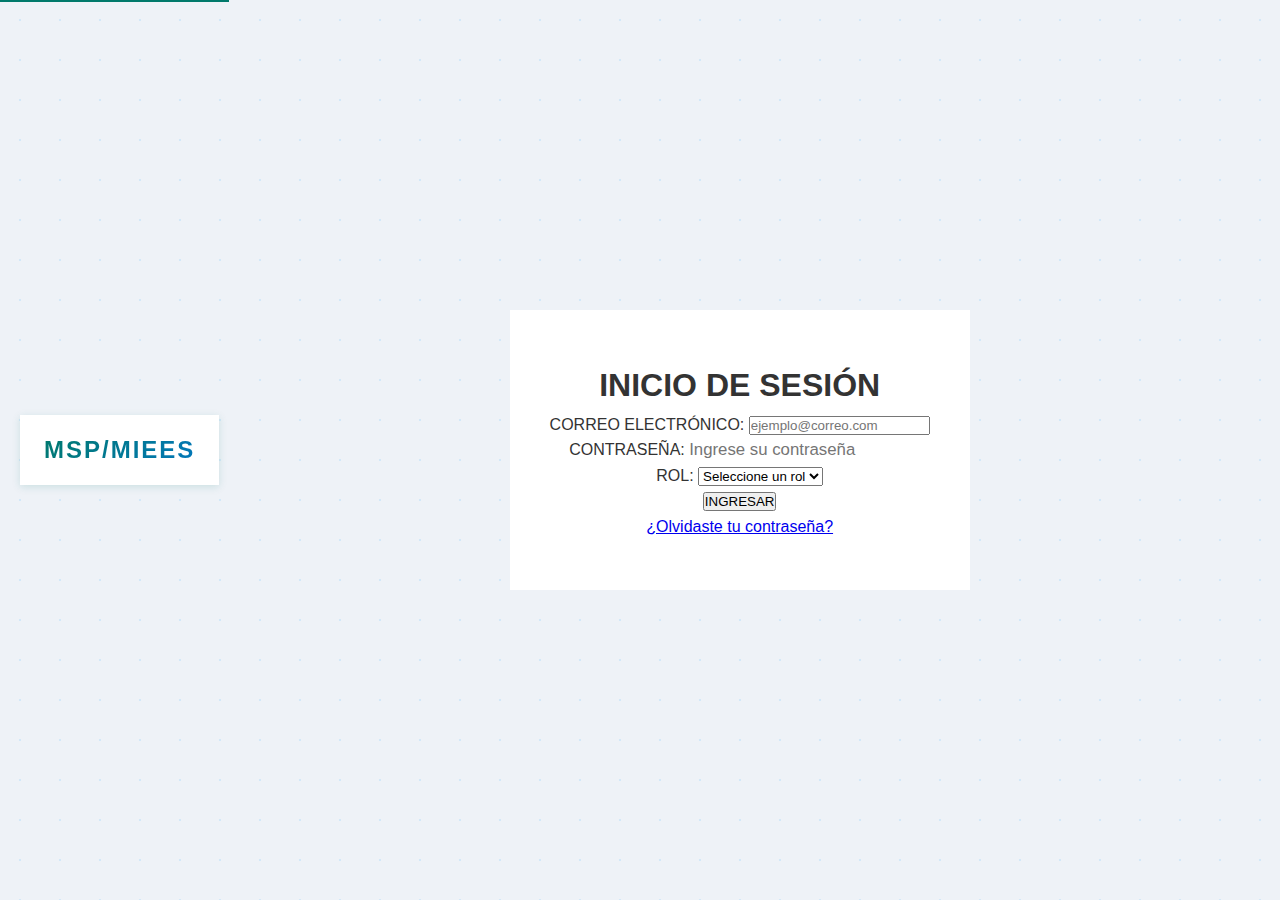
<file: PROYECTO_FINAL/src/index.html>
<!DOCTYPE html>
<html lang="es">
<head>
    <meta charset="UTF-8">
    <meta name="viewport" content="width=device-width, initial-scale=1.0">
    <title>MSP/MIEES - Inicio de Sesión</title>

    <link rel="stylesheet" href="css/base.css">
    <link rel="stylesheet" href="css/layout.css">
    <link rel="stylesheet" href="css/login.css">
</head>
<body>
    <a href="#main-content" class="skip-link">Saltar al contenido principal</a>

    <header class="header" role="banner">
        <div class="header__container">
            <div class="header__top">
                <a href="#" class="logo" aria-label="Página principal de MSP/MIEES">
                    <span class="logo__text">MSP/MIEES</span>
                </a>
            </div>
        </div>
    </header>

    <main id="main-content" class="main" role="main">
        <article class="login-card">
            <header class="login-card__header">
                <h1 class="login-card__title">INICIO DE SESIÓN</h1>
            </header>
            <form class="form" action="views/dashboard_medico.html" method="get" aria-label="Formulario de inicio de sesión">
                <div class="form__group">
                    <label for="email" class="form__label">
                        CORREO ELECTRÓNICO:
                    </label>
                    <input
                        type="email"
                        id="email"
                        name="email"
                        class="form__input"
                        required
                        aria-required="true"
                        autocomplete="email"
                        placeholder="ejemplo@correo.com"
                    >
                </div>
                <div class="form__group">
                    <label for="password" class="form__label">
                        CONTRASEÑA:
                    </label>
                    <input
                        type="password"
                        id="password"
                        name="password"
                        class="form__input"
                        required
                        aria-required="true"
                        autocomplete="current-password"
                        placeholder="Ingrese su contraseña"
                    >
                </div>
                <div class="form__group">
                    <label for="role" class="form__label">
                        ROL:
                    </label>
                    <select
                        id="role"
                        name="role"
                        class="form__select"
                        required
                        aria-required="true"
                    >
                        <option value="">Seleccione un rol</option>
                        <option value="admin">Administrador</option>
                        <option value="medico">Médico</option>
                        <option value="mies">Personal MIES</option>
                    </select>
                </div>
                <button type="submit" class="form__submit">
                    INGRESAR
                </button>
                <footer class="form__footer">
                    <a href="#" class="form__link">¿Olvidaste tu contraseña?</a>
                </footer>
            </form>
        </article>
    </main>
</body>
</html>
</file>
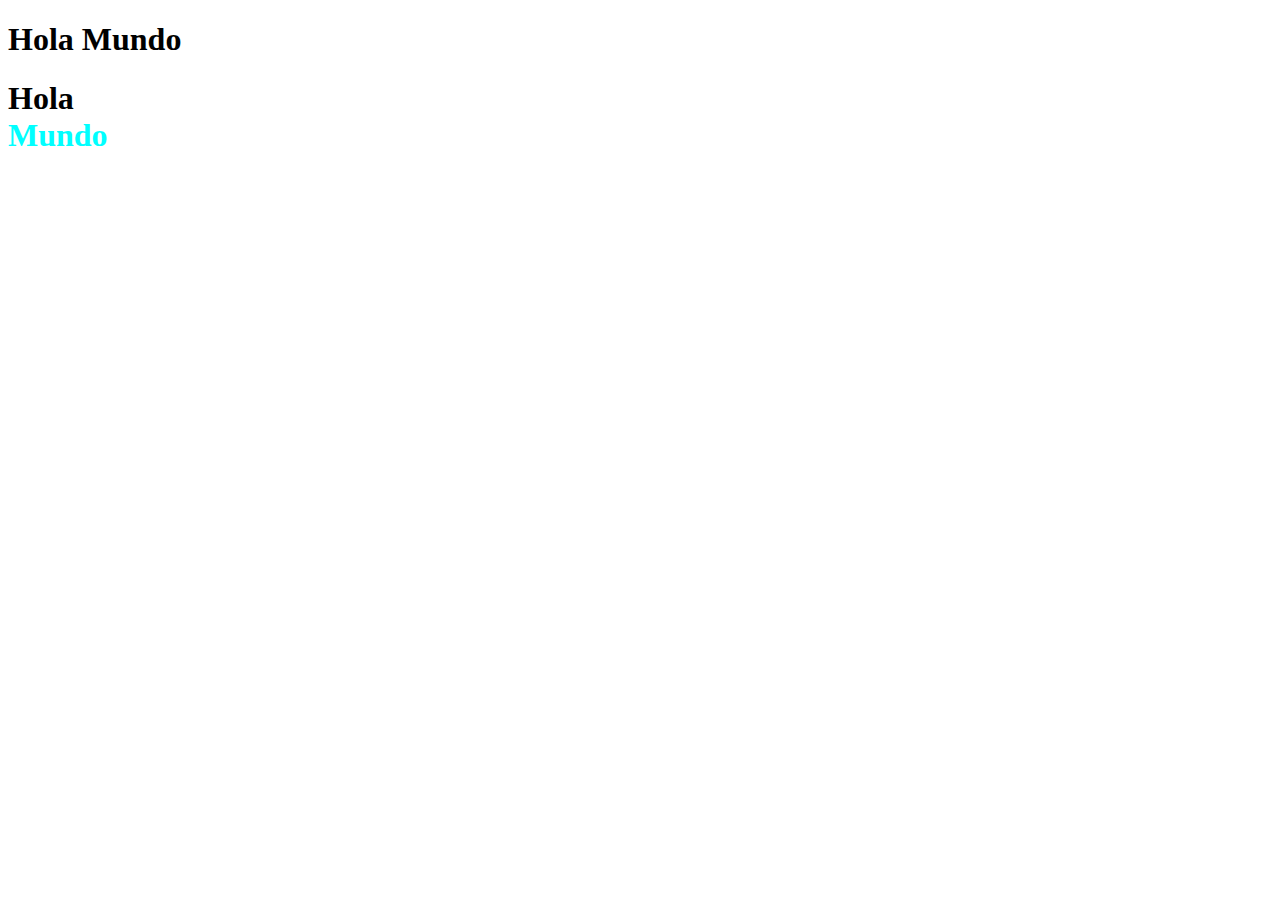
<file: PROYECTO_FINAL/deploy/prueba.html>
<!DOCTYPE html>
<html lang="en">
<head>
    <meta charset="UTF-8">
    <meta name="viewport" content="width=device-width, initial-scale=1.0">
    <title>Document</title>
</head>
<body>
    
    <div>
        <h1>Hola Mundo</h1>
        <h1> <span style="display: block;">Hola</span> <span style="color: aqua;">Mundo</span>    </h1>
    </div>
    

</body>
</html>
</file>
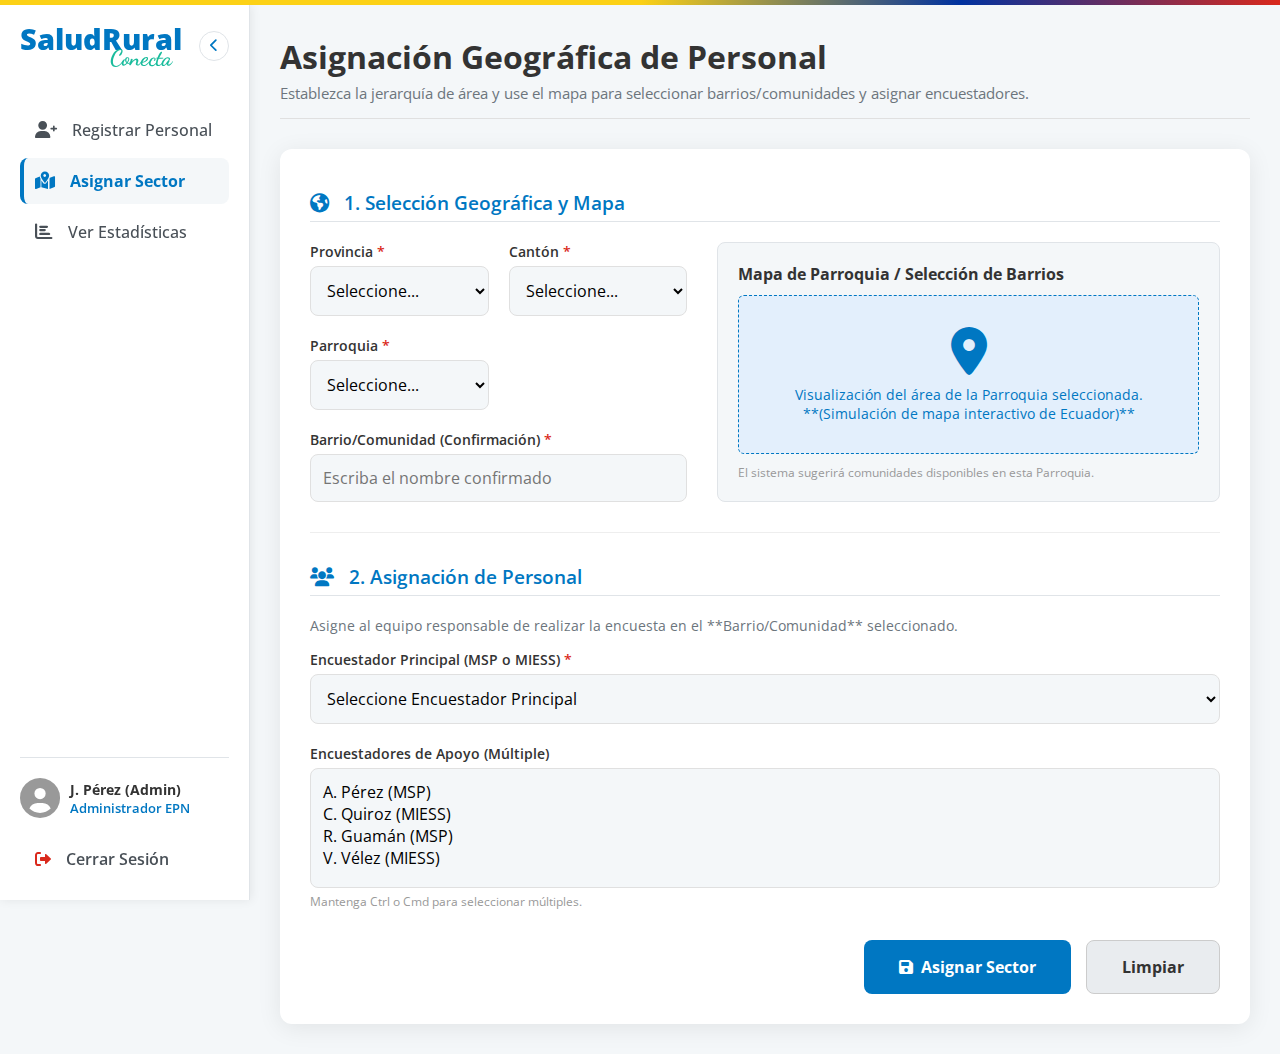
<file: PROYECTO_FINAL/src/html/asignacion_sector.html>
<!DOCTYPE html>
<html lang="es">
<head>
    <meta charset="UTF-8">
    <meta name="viewport" content="width=device-width, initial-scale=1.0">
    <title>Administración - Asignación de Sector</title>
    <link rel="stylesheet" href="../css/asignacion_sector.css"> 
    <link rel="stylesheet" href="https://cdnjs.cloudflare.com/ajax/libs/font-awesome/6.0.0-beta3/css/all.min.css">
    <link href="https://fonts.googleapis.com/css2?family=Open+Sans:wght@300;400;600;700;800&display=swap" rel="stylesheet">
    <link href="https://fonts.googleapis.com/css2?family=Dancing+Script:wght@700&display=swap" rel="stylesheet">
</head>
<body>
    <div class="color-band-top"></div>
    
    <div id="app-container" class="app-container">
        
        <aside id="sidebar" class="sidebar">
            <div class="sidebar-header">
                <div class="logo-wrapper-sidebar">
                    <h2 class="logo-text-sidebar">SaludRural</h2>
                    <span class="logo-firma-sidebar">Conecta</span>
                </div>
                <button id="toggle-sidebar" class="toggle-button" aria-label="Colapsar menú">
                    <i class="fas fa-chevron-left"></i>
                </button>
            </div>
            
            <nav class="nav-menu">
                <a href="#" class="nav-item"><i class="fas fa-user-plus"></i> <span class="nav-text">Registrar Personal</span></a>
                <a href="#" class="nav-item active"><i class="fas fa-map-marked-alt"></i> <span class="nav-text">Asignar Sector</span></a>
                <a href="#" class="nav-item"><i class="fas fa-chart-bar"></i> <span class="nav-text">Ver Estadísticas</span></a>
            </nav>
            
            <div class="user-profile-wrapper">
                <div class="user-profile">
                    <div class="profile-info">
                        <i class="fas fa-user-circle profile-picture-icon"></i> 
                        <div class="profile-details">
                            <span class="profile-name">J. Pérez (Admin)</span>
                            <span class="profile-role">Administrador EPN</span>
                        </div>
                    </div>
                </div>
                <a href="#" class="logout-button"><i class="fas fa-sign-out-alt"></i> <span class="nav-text">Cerrar Sesión</span></a>
            </div>
        </aside>

        <main class="main-content">
            <header class="page-header">
                <h1>Asignación Geográfica de Personal</h1>
                <p>Establezca la jerarquía de área y use el mapa para seleccionar barrios/comunidades y asignar encuestadores.</p>
            </header>
            
            <div class="card assignment-card">
                <form class="assignment-form">
                    
                    <h2 class="form-section-title"><i class="fas fa-globe-americas"></i> 1. Selección Geográfica y Mapa</h2>
                    
                    <div class="map-assignment-grid">
                        
                        <div class="geo-select-column">
                            <div class="input-group"><label for="provincia">Provincia <span class="required">*</span></label>
                                <select id="provincia" required>
                                    <option value="">Seleccione...</option>
                                    <option value="Pichincha">Pichincha</option>
                                    <option value="Guayas">Guayas</option>
                                </select>
                            </div>

                            <div class="input-group"><label for="canton">Cantón <span class="required">*</span></label>
                                <select id="canton" required>
                                    <option value="">Seleccione...</option>
                                    <option value="Quito">Quito</option>
                                    <option value="Guayaquil">Guayaquil</option>
                                </select>
                            </div>
                            
                            <div class="input-group"><label for="parroquia">Parroquia <span class="required">*</span></label>
                                <select id="parroquia" required>
                                    <option value="">Seleccione...</option>
                                    <option value="Calderon">Calderón</option>
                                    <option value="Pomasqui">Pomasqui</option>
                                </select>
                            </div>
                             
                            <div class="input-group">
                                <label for="barrio_manual">Barrio/Comunidad (Confirmación) <span class="required">*</span></label>
                                <input type="text" id="barrio_manual" placeholder="Escriba el nombre confirmado" required>
                            </div>
                        </div>

                        <div class="map-placeholder-column">
                            <h3 class="map-title">Mapa de Parroquia / Selección de Barrios</h3>
                            <div class="map-box">
                                <i class="fas fa-map-marker-alt"></i>
                                <p>Visualización del área de la Parroquia seleccionada.</p>
                                <p>**(Simulación de mapa interactivo de Ecuador)**</p>
                            </div>
                            <span class="map-hint">El sistema sugerirá comunidades disponibles en esta Parroquia.</span>
                        </div>
                    </div>
                    
                    <hr>

                    <h2 class="form-section-title"><i class="fas fa-users"></i> 2. Asignación de Personal</h2>
                    <p class="assignment-info">Asigne al equipo responsable de realizar la encuesta en el **Barrio/Comunidad** seleccionado.</p>
                    
                    <div class="form-grid">
                        <div class="input-group full-width">
                            <label for="encuestador_principal">Encuestador Principal (MSP o MIESS) <span class="required">*</span></label>
                            <select id="encuestador_principal" required>
                                <option value="">Seleccione Encuestador Principal</option>
                                <option value="MROJAS_MSP">M. Rojas (MSP)</option>
                                <option value="JLEMA_MIESS">J. Lema (MIESS)</option>
                            </select>
                        </div>
                        
                        <div class="input-group full-width">
                            <label for="encuestadores_secundarios">Encuestadores de Apoyo (Múltiple)</label>
                            <select id="encuestadores_secundarios" multiple size="4">
                                <option value="APEREZ_MSP">A. Pérez (MSP)</option>
                                <option value="CQUIROZ_MIESS">C. Quiroz (MIESS)</option>
                                <option value="RGUAMAN_MSP">R. Guamán (MSP)</option>
                                <option value="VVELEZ_MIESS">V. Vélez (MIESS)</option>
                            </select>
                            <span class="hint">Mantenga Ctrl o Cmd para seleccionar múltiples.</span>
                        </div>
                    </div>

                    <div class="action-buttons">
                        <button type="submit" class="button primary-button"><i class="fas fa-save"></i> Asignar Sector</button>
                        <button type="reset" class="button secondary-button">Limpiar</button>
                    </div>

                </form>
            </div>
        </main>
    </div>
    
    <script>
        document.addEventListener('DOMContentLoaded', () => {
            const appContainer = document.getElementById('app-container');
            const toggleButton = document.getElementById('toggle-sidebar');
            
            toggleButton.addEventListener('click', function() {
                appContainer.classList.toggle('sidebar-collapsed');
                const icon = this.querySelector('i');
                if (appContainer.classList.contains('sidebar-collapsed')) {
                    icon.classList.replace('fa-chevron-left', 'fa-chevron-right');
                } else {
                    icon.classList.replace('fa-chevron-right', 'fa-chevron-left');
                }
            });
        });
    </script>
</body>
</html>
</file>
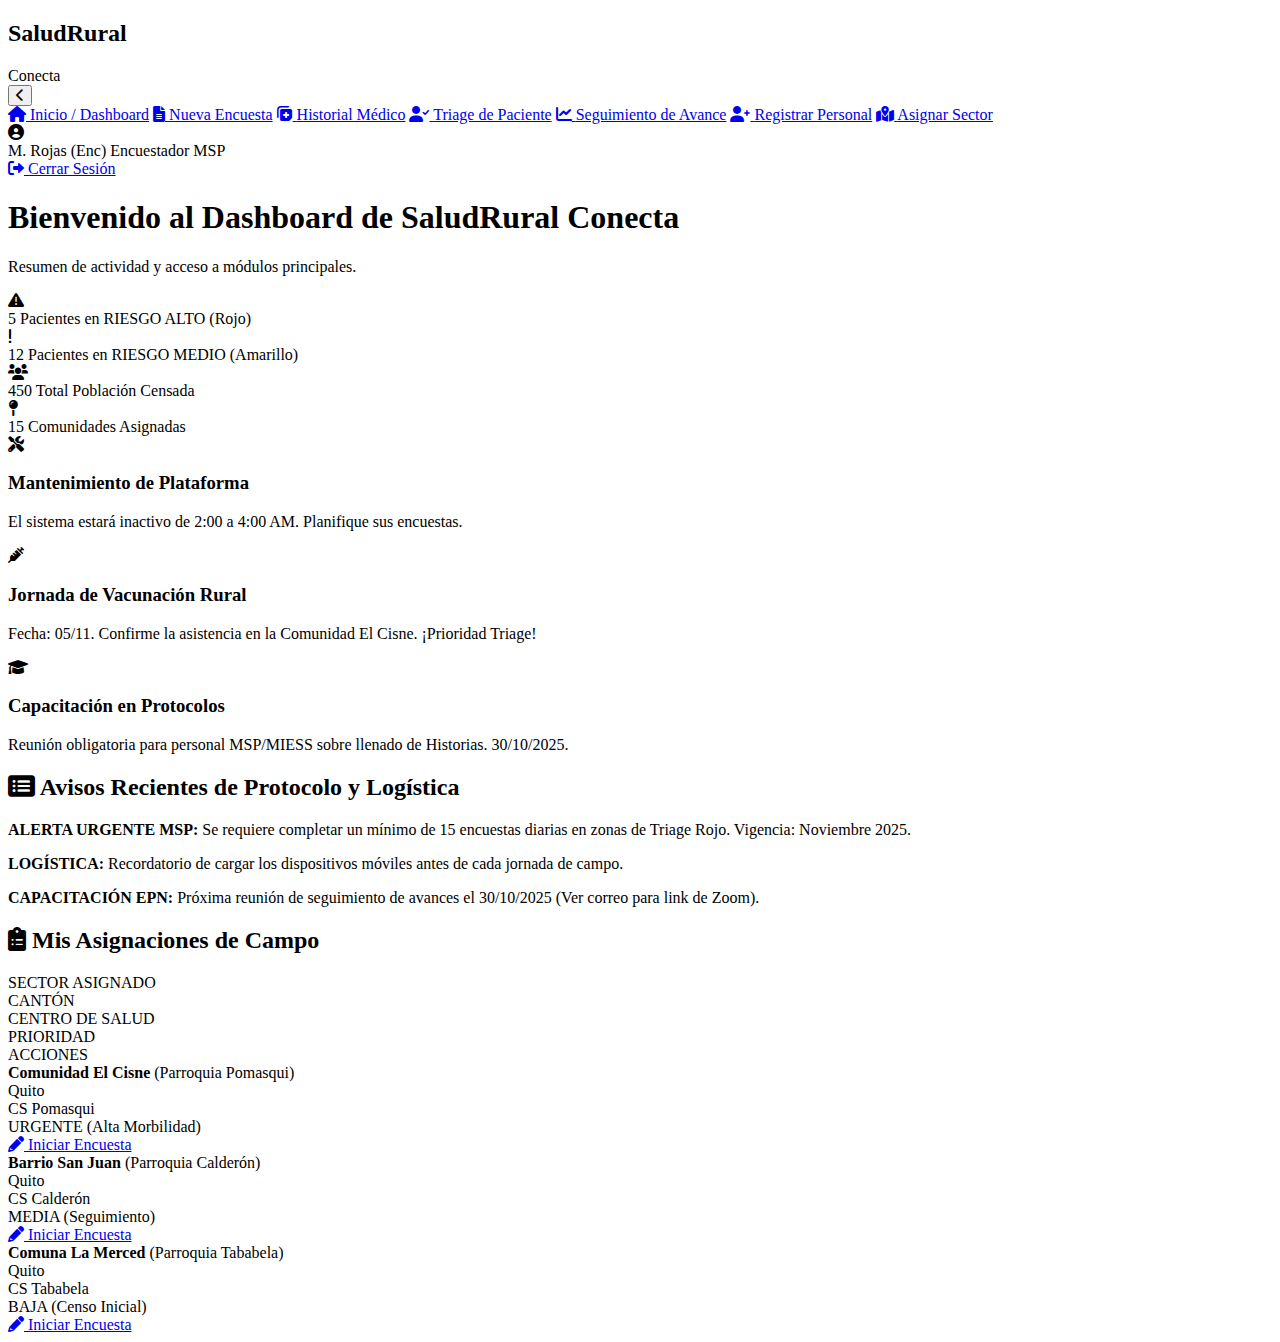
<file: PROYECTO_FINAL/src/html/dashboard.html>
<!DOCTYPE html>
<html lang="es">
<head>
    <meta charset="UTF-8">
    <meta name="viewport" content="width=device-width, initial-scale=1.0">
    <title>SaludRural Conecta - Dashboard</title>
    <link rel="stylesheet" href="../css/dashboard.css">
    <link rel="stylesheet" href="https://cdnjs.cloudflare.com/ajax/libs/font-awesome/6.0.0-beta3/css/all.min.css">
    <link href="https://fonts.googleapis.com/css2?family=Open+Sans:wght@300;400;600;700;800&display=swap" rel="stylesheet">
    <link href="https://fonts.googleapis.com/css2?family=Dancing+Script:wght@700&display=swap" rel="stylesheet">
</head>
<body>
    <div class="color-band-top"></div>
    
    <div id="app-container" class="app-container">
        
        <aside id="sidebar" class="sidebar">
            <div class="sidebar-header">
                <div class="logo-wrapper-sidebar">
                    <h2 class="logo-text-sidebar">SaludRural</h2>
                    <span class="logo-firma-sidebar">Conecta</span>
                </div>
                <button id="toggle-sidebar" class="toggle-button" aria-label="Colapsar menú">
                    <i class="fas fa-chevron-left"></i>
                </button>
            </div>
            
            <nav class="nav-menu">
                <a href="#" class="nav-item active"><i class="fas fa-home"></i> <span class="nav-text">Inicio / Dashboard</span></a>
                <a href="#" class="nav-item"><i class="fas fa-file-alt"></i> <span class="nav-text">Nueva Encuesta</span></a>
                <a href="#" class="nav-item"><i class="fas fa-notes-medical"></i> <span class="nav-text">Historial Médico</span></a>
                <a href="#" class="nav-item"><i class="fas fa-user-check"></i> <span class="nav-text">Triage de Paciente</span></a>
                <a href="#" class="nav-item"><i class="fas fa-chart-line"></i> <span class="nav-text">Seguimiento de Avance</span></a>
                <a href="#" class="nav-item"><i class="fas fa-user-plus"></i> <span class="nav-text">Registrar Personal</span></a>
                <a href="#" class="nav-item"><i class="fas fa-map-marked-alt"></i> <span class="nav-text">Asignar Sector</span></a>
            </nav>
            
            <div class="user-profile-wrapper">
                <div class="user-profile">
                    <div class="profile-info">
                        <i class="fas fa-user-circle profile-picture-icon"></i>
                        <div class="profile-details">
                            <span class="profile-name">M. Rojas (Enc)</span>
                            <span class="profile-role">Encuestador MSP</span>
                        </div>
                    </div>
                </div>
                <a href="#" class="logout-button"><i class="fas fa-sign-out-alt"></i> <span class="nav-text">Cerrar Sesión</span></a>
            </div>
        </aside>

        <main class="main-content">
            <header class="page-header">
                <h1>Bienvenido al Dashboard de SaludRural Conecta</h1>
                <p>Resumen de actividad y acceso a módulos principales.</p>
            </header>
            
            <div class="top-content-grid">
                
                <div class="metrics-grid">
                    <div class="metric-card card danger-metric">
                        <i class="fas fa-exclamation-triangle"></i>
                        <div class="metric-details">
                            <span class="metric-value">5</span>
                            <span class="metric-label">Pacientes en RIESGO ALTO (Rojo)</span>
                        </div>
                    </div>
                    <div class="metric-card card warning-metric">
                        <i class="fas fa-exclamation"></i>
                        <div class="metric-details">
                            <span class="metric-value">12</span>
                            <span class="metric-label">Pacientes en RIESGO MEDIO (Amarillo)</span>
                        </div>
                    </div>
                    <div class="metric-card card primary-metric">
                        <i class="fas fa-users"></i>
                        <div class="metric-details">
                            <span class="metric-value">450</span>
                            <span class="metric-label">Total Población Censada</span>
                        </div>
                    </div>
                    <div class="metric-card card success-metric">
                        <i class="fas fa-map-pin"></i>
                        <div class="metric-details">
                            <span class="metric-value">15</span>
                            <span class="metric-label">Comunidades Asignadas</span>
                        </div>
                    </div>
                </div>

                <div class="announcements-carousel-container card">
                    <div class="carousel-track">
                        
                        <div class="carousel-slide slide-blue">
                            <i class="fas fa-tools"></i>
                            <div class="slide-content-wrapper">
                                <h3 class="slide-title">Mantenimiento de Plataforma</h3>
                                <p class="slide-subtitle">El sistema estará inactivo de 2:00 a 4:00 AM. Planifique sus encuestas.</p>
                            </div>
                        </div>

                        <div class="carousel-slide slide-green">
                            <i class="fas fa-syringe"></i>
                            <div class="slide-content-wrapper">
                                <h3 class="slide-title">Jornada de Vacunación Rural</h3>
                                <p class="slide-subtitle">Fecha: 05/11. Confirme la asistencia en la Comunidad El Cisne. ¡Prioridad Triage!</p>
                            </div>
                        </div>

                        <div class="carousel-slide slide-yellow">
                            <i class="fas fa-graduation-cap"></i>
                            <div class="slide-content-wrapper">
                                <h3 class="slide-title">Capacitación en Protocolos</h3>
                                <p class="slide-subtitle">Reunión obligatoria para personal MSP/MIESS sobre llenado de Historias. 30/10/2025.</p>
                            </div>
                        </div>
                    </div>
                </div>
                
            </div>
            
            <div class="announcements-written-section card">
                <h2 class="announcement-title"><i class="fas fa-list-alt"></i> Avisos Recientes de Protocolo y Logística</h2>
                <div class="announcement-content">
                    <p class="alert warning-alert"><strong>ALERTA URGENTE MSP:</strong> Se requiere completar un mínimo de 15 encuestas diarias en zonas de Triage Rojo. Vigencia: Noviembre 2025.</p>
                    <p class="alert info-alert"><strong>LOGÍSTICA:</strong> Recordatorio de cargar los dispositivos móviles antes de cada jornada de campo.</p>
                    <p class="alert info-alert"><strong>CAPACITACIÓN EPN:</strong> Próxima reunión de seguimiento de avances el 30/10/2025 (Ver correo para link de Zoom).</p>
                </div>
            </div>

            <h2 class="access-title"><i class="fas fa-clipboard-list"></i> Mis Asignaciones de Campo</h2>
            
            <div class="assignments-list-container card">
                
                <div class="assignments-list-header">
                    <div class="col-sector">SECTOR ASIGNADO</div>
                    <div class="col-canton">CANTÓN</div>
                    <div class="col-center">CENTRO DE SALUD</div>
                    <div class="col-status">PRIORIDAD</div>
                    <div class="col-actions">ACCIONES</div>
                </div>

                <div class="assignments-list-body">
                    
                    <div class="assignment-item danger-border">
                        <div class="col-sector"><strong>Comunidad El Cisne</strong> (Parroquia Pomasqui)</div>
                        <div class="col-canton">Quito</div>
                        <div class="col-center">CS Pomasqui</div>
                        <div class="col-status"><span class="status danger-bg">URGENTE (Alta Morbilidad)</span></div>
                        <div class="col-actions"><a href="#" class="button small-button primary-button"><i class="fas fa-pencil-alt"></i> Iniciar Encuesta</a></div>
                    </div>
                    
                    <div class="assignment-item warning-border">
                        <div class="col-sector"><strong>Barrio San Juan</strong> (Parroquia Calderón)</div>
                        <div class="col-canton">Quito</div>
                        <div class="col-center">CS Calderón</div>
                        <div class="col-status"><span class="status warning-bg">MEDIA (Seguimiento)</span></div>
                        <div class="col-actions"><a href="#" class="button small-button secondary-button"><i class="fas fa-pencil-alt"></i> Iniciar Encuesta</a></div>
                    </div>
                    
                    <div class="assignment-item success-border">
                        <div class="col-sector"><strong>Comuna La Merced</strong> (Parroquia Tababela)</div>
                        <div class="col-canton">Quito</div>
                        <div class="col-center">CS Tababela</div>
                        <div class="col-status"><span class="status success-bg">BAJA (Censo Inicial)</span></div>
                        <div class="col-actions"><a href="#" class="button small-button secondary-button"><i class="fas fa-pencil-alt"></i> Iniciar Encuesta</a></div>
                    </div>
                </div>
            </div>
        </main>
    </div>
    
    <script>
        document.addEventListener('DOMContentLoaded', () => {
            // Colapso del Sidebar
            const appContainer = document.getElementById('app-container');
            const toggleButton = document.getElementById('toggle-sidebar');
            
            toggleButton.addEventListener('click', function() {
                appContainer.classList.toggle('sidebar-collapsed');
                const icon = this.querySelector('i');
                if (appContainer.classList.contains('sidebar-collapsed')) {
                    icon.classList.replace('fa-chevron-left', 'fa-chevron-right');
                } else {
                    icon.classList.replace('fa-chevron-right', 'fa-chevron-left');
                }
            });

            // SIMULACIÓN DE CARRUSEL
            const track = document.querySelector('.carousel-track');
            const slides = document.querySelectorAll('.carousel-slide');
            let currentIndex = 0;

            function moveToNextSlide() {
                currentIndex = (currentIndex + 1) % slides.length;
                const offset = -currentIndex * 100;
                track.style.transform = `translateX(${offset}%)`;
            }

            // Simulación de auto-avance cada 5 segundos
            setInterval(moveToNextSlide, 5000);
        });
    </script>
</body>
</html>
</file>
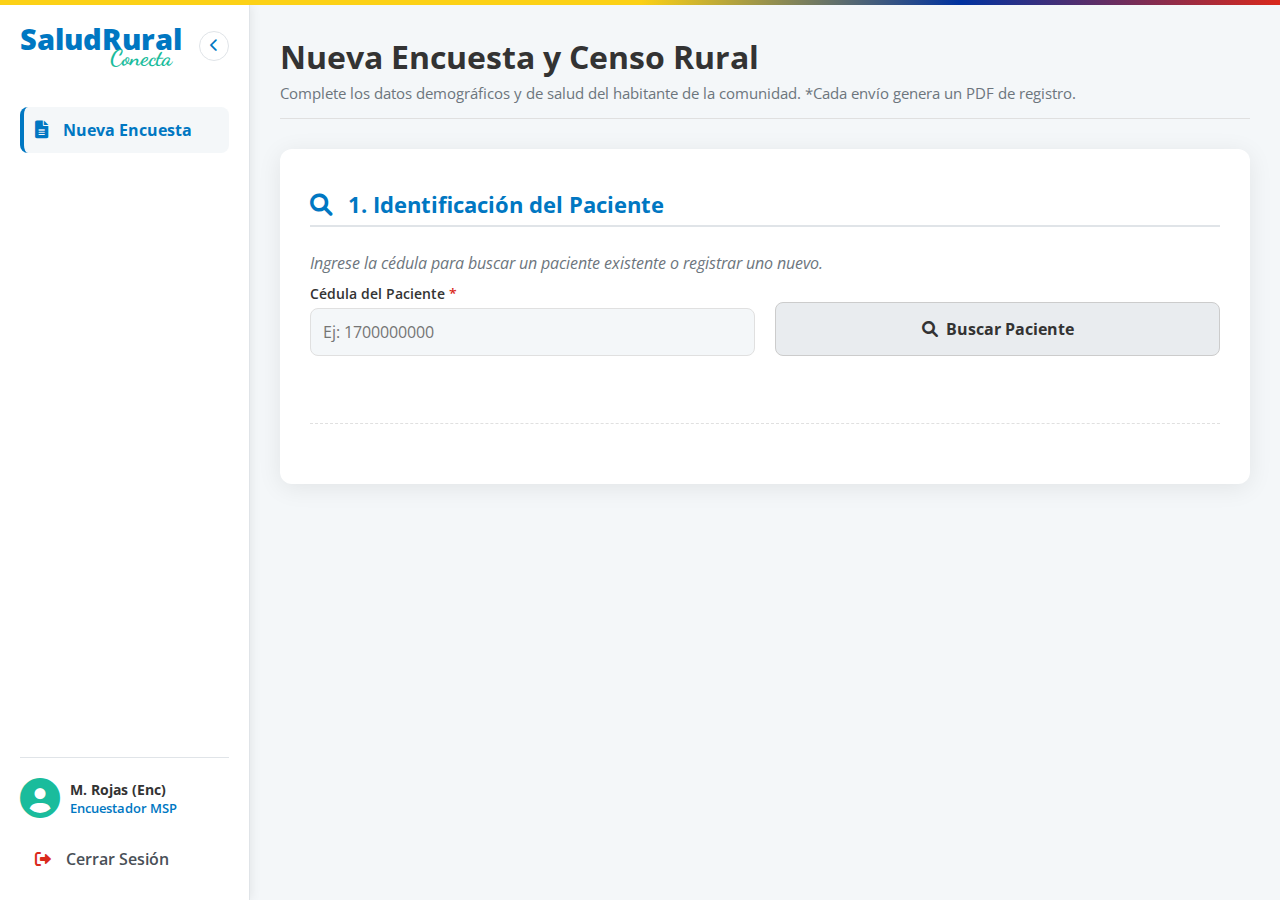
<file: PROYECTO_FINAL/src/html/encuesta.html>
<!DOCTYPE html>
<html lang="es">
<head>
    <meta charset="UTF-8">
    <meta name="viewport" content="width=device-width, initial-scale=1.0">
    <title>Encuestador - Ingreso de Datos</title>
    <link rel="stylesheet" href="../css/encuesta.css">
    <link rel="stylesheet" href="https://cdnjs.cloudflare.com/ajax/libs/font-awesome/6.0.0-beta3/css/all.min.css">
    <link href="https://fonts.googleapis.com/css2?family=Open+Sans:wght@300;400;600;700;800&display=swap" rel="stylesheet">
    <link href="https://fonts.googleapis.com/css2?family=Dancing+Script:wght@700&display=swap" rel="stylesheet">
</head>
<body>
    <div class="color-band-top"></div>
    
    <div id="app-container" class="app-container">
        
        <aside id="sidebar" class="sidebar">
            <div class="sidebar-header">
                <div class="logo-wrapper-sidebar">
                    <h2 class="logo-text-sidebar">SaludRural</h2>
                    <span class="logo-firma-sidebar">Conecta</span>
                </div>
                <button id="toggle-sidebar" class="toggle-button" aria-label="Colapsar menú">
                    <i class="fas fa-chevron-left"></i>
                </button>
            </div>
            
            <nav class="nav-menu">
                <a href="#" class="nav-item active"><i class="fas fa-file-alt"></i> <span class="nav-text">Nueva Encuesta</span></a>
            </nav>
            
            <div class="user-profile-wrapper">
                <div class="user-profile">
                    <div class="profile-info">
                        <i class="fas fa-user-circle profile-picture-icon"></i>
                        <div class="profile-details">
                            <span class="profile-name">M. Rojas (Enc)</span>
                            <span class="profile-role">Encuestador MSP</span>
                        </div>
                    </div>
                </div>
                <a href="#" class="logout-button"><i class="fas fa-sign-out-alt"></i> <span class="nav-text">Cerrar Sesión</span></a>
            </div>
        </aside>

        <main class="main-content">
            <header class="page-header">
                <h1>Nueva Encuesta y Censo Rural</h1>
                <p>Complete los datos demográficos y de salud del habitante de la comunidad. *Cada envío genera un PDF de registro.</p>
            </header>
            
            <div class="card survey-card">
                <form class="survey-form">
                    
                    <div class="form-section active" data-step="1">
                        <h2 class="form-section-title"><i class="fas fa-search"></i> 1. Identificación del Paciente</h2>
                        <p class="search-info">Ingrese la cédula para buscar un paciente existente o registrar uno nuevo.</p>
                        <div class="form-grid search-grid">
                            <div class="input-group">
                                <label for="cedula_paciente">Cédula del Paciente <span class="required">*</span></label>
                                <input type="text" id="cedula_paciente" placeholder="Ej: 1700000000" required>
                            </div>
                            <button type="button" class="button secondary-button search-button" id="search-button"><i class="fas fa-search"></i> Buscar Paciente</button>
                        </div>
                        <div class="search-result-message" id="search-message"></div>
                    </div>

                    <div class="form-section" data-step="2">
                        <h2 class="form-section-title"><i class="fas fa-user"></i> 2. Datos Demográficos (Censo)</h2>
                        <div class="form-grid">
                            <div class="input-group"><label for="nombres_paciente">Nombres <span class="required">*</span></label><input type="text" id="nombres_paciente" required></div>
                            <div class="input-group"><label for="apellidos_paciente">Apellidos <span class="required">*</span></label><input type="text" id="apellidos_paciente" required></div>
                            <div class="input-group"><label for="fecha_nac">Fecha de Nacimiento <span class="required">*</span></label><input type="date" id="fecha_nac" required></div>
                            <div class="input-group"><label for="genero">Género <span class="required">*</span></label>
                                <select id="genero" required>
                                    <option value="">Seleccione</option>
                                    <option value="M">Masculino</option>
                                    <option value="F">Femenino</option>
                                    <option value="O">Otro</option>
                                </select>
                            </div>
                            <div class="input-group"><label for="telefono_paciente">Teléfono</label><input type="tel" id="telefono_paciente" placeholder="Ej: 0987654321"></div>
                            <div class="input-group"><label for="estado_civil">Estado Civil</label>
                                <select id="estado_civil">
                                    <option value="">Seleccione</option>
                                    <option value="S">Soltero(a)</option>
                                    <option value="C">Casado(a)</option>
                                    <option value="U">Unión Libre</option>
                                    <option value="D">Divorciado(a)</option>
                                    <option value="V">Viudo(a)</option>
                                </select>
                            </div>
                            <div class="input-group full-width"><label for="direccion_actual">Dirección (Comunidad y Sector)</label><input type="text" id="direccion_actual" placeholder="Nombre de la comunidad y dirección exacta del domicilio"></div>
                        </div>
                    </div>

                    <div class="form-section" data-step="3">
                        <h2 class="form-section-title"><i class="fas fa-history"></i> 3. Historial Médico Base</h2>
                        <div class="form-grid">
                            <div class="input-group full-width">
                                <label for="enfermedades_previas">Enfermedades Preexistentes/Crónicas</label>
                                <textarea id="enfermedades_previas" rows="2" placeholder="Describa otras condiciones si aplica..."></textarea>
                                </div>
                            
                            <div class="input-group"><label for="cirugias_previas_select">¿Tuvo Cirugías Previas?</label>
                                <select id="cirugias_previas_select" onchange="toggleDetail('cirugias_detalle', this.value)">
                                    <option value="No">No</option>
                                    <option value="Si">Sí</option>
                                </select>
                            </div>
                            <div class="input-group" id="cirugias_detalle" style="display:none;">
                                <label for="cirugias_previas_text">Detalle Cirugías</label>
                                <input type="text" id="cirugias_previas_text" placeholder="Ej: Apendicectomía, 2018">
                            </div>
                            
                            <div class="input-group"><label for="hospitalizaciones_select">¿Tuvo Hospitalizaciones Previas?</label>
                                <select id="hospitalizaciones_select" onchange="toggleDetail('hospitalizaciones_detalle', this.value)">
                                    <option value="No">No</option>
                                    <option value="Si">Sí</option>
                                </select>
                            </div>
                            <div class="input-group" id="hospitalizaciones_detalle" style="display:none;">
                                <label for="hospitalizaciones_text">Detalle Hospitalizaciones</label>
                                <input type="text" id="hospitalizaciones_text" placeholder="Fecha y causa más reciente">
                            </div>
                            
                            <div class="input-group full-width"><label for="alergias_select">¿Tiene Alergias Conocidas?</label>
                                <select id="alergias_select" onchange="toggleDetail('alergias_detalle', this.value)">
                                    <option value="No">No</option>
                                    <option value="Si">Sí</option>
                                </select>
                            </div>
                            <div class="input-group full-width" id="alergias_detalle" style="display:none;">
                                <label for="alergias_text">Detalle Alergias</label>
                                <textarea id="alergias_text" rows="2" placeholder="Ej: Penicilina, mariscos, polen..."></textarea>
                            </div>
                            
                            <div class="input-group full-width">
                                <label for="medicacion_actual">Medicación Crónica Actual (Descripción Libre)</label>
                                <textarea id="medicacion_actual" rows="2" placeholder="Nombre del medicamento, dosis y frecuencia"></textarea>
                            </div>
                            <div class="input-group full-width">
                                <label for="antecedentes_familiares">Antecedentes Familiares Relevantes (Descripción Libre)</label>
                                <textarea id="antecedentes_familiares" rows="2" placeholder="Diabetes, cáncer, hipertensión en familiares directos."></textarea>
                            </div>
                        </div>
                    </div>

                    <div class="form-section" data-step="4">
                        <h2 class="form-section-title"><i class="fas fa-stethoscope"></i> 4. Signos Vitales y Triage</h2>
                        <div class="form-grid">
                            <div class="input-group"><label for="peso">Peso (kg)</label><input type="number" id="peso" step="0.1" min="0" placeholder="Ej: 75.5"></div>
                            <div class="input-group"><label for="altura">Altura (cm)</label><input type="number" id="altura" min="0" placeholder="Ej: 170"></div>
                            <div class="input-group"><label for="presion_arterial">Presión Arterial (mm/Hg)</label><input type="text" id="presion_arterial" placeholder="Ej: 120/80"></div>
                            <div class="input-group"><label for="temperatura">Temperatura (°C)</label><input type="number" id="temperatura" step="0.1" placeholder="Ej: 36.5"></div>
                            <div class="input-group"><label for="frecuencia_cardiaca">Frecuencia Cardíaca (lpm)</label><input type="number" id="frecuencia_cardiaca" min="0" placeholder="Ej: 72"></div>
                            <div class="input-group"><label for="saturacion">Saturación de O₂ (%)</label><input type="number" id="saturacion" min="0" max="100" placeholder="Ej: 98"></div>
                            <div class="input-group"><label for="glicemia">Glicemia (mg/dL) - Opcional</label><input type="number" id="glicemia" min="0" placeholder="Ej: 90"></div>
                            <div class="input-group full-width">
                                <label for="sintomas_actuales">Síntomas Reportados Hoy <span class="required">*</span></label>
                                <textarea id="sintomas_actuales" rows="3" placeholder="Síntomas actuales o motivo de la visita." required></textarea>
                            </div>
                        </div>
                    </div>
                    
                    <div class="form-section" data-step="5">
                        <h2 class="form-section-title"><i class="fas fa-leaf"></i> 5. Hábitos y Entorno de Salud</h2>
                        <div class="form-grid">
                            <div class="input-group">
                                <label for="tabaquismo">Tabaquismo</label>
                                <select id="tabaquismo">
                                    <option value="No">No</option>
                                    <option value="Ex">Ex-fumador</option>
                                    <option value="Si">Sí</option>
                                </select>
                            </div>
                            <div class="input-group">
                                <label for="alcohol">Consumo de Alcohol</label>
                                <select id="alcohol">
                                    <option value="No">No</option>
                                    <option value="Social">Social</option>
                                    <option value="Frecuente">Frecuente</option>
                                </select>
                            </div>
                            <div class="input-group">
                                <label for="agua_consumida">Fuente de Agua</label>
                                <select id="agua_consumida">
                                    <option value="Potable">Red Pública (Potable)</option>
                                    <option value="Pozo">Pozo</option>
                                    <option value="Rio">Río/Vertiente</option>
                                </select>
                            </div>
                            <div class="input-group">
                                <label for="desecho">Manejo de Desechos</label>
                                <select id="desecho">
                                    <option value="Recoleccion">Recolección Municipal</option>
                                    <option value="Quema">Quema/Entierro</option>
                                    <option value="Abierto">Cielo Abierto</option>
                                </select>
                            </div>
                            <div class="input-group full-width">
                                <label for="observaciones">Observaciones de la Visita/Entorno</label>
                                <textarea id="observaciones" rows="3" placeholder="Notas sobre el entorno social, ambiental o familiar."></textarea>
                            </div>
                        </div>
                    </div>
                    
                    <hr>

                    <div class="action-buttons form-navigation">
                        <button type="button" class="button secondary-button" id="prev-step" style="display:none;"><i class="fas fa-arrow-left"></i> Anterior</button>
                        <button type="button" class="button primary-button" id="next-step" style="display:none;">Siguiente <i class="fas fa-arrow-right"></i></button>
                        <button type="submit" class="button primary-button" id="submit-form" style="display:none;"><i class="fas fa-paper-plane"></i> Finalizar y Generar PDF</button>
                    </div>

                </form>
            </div>
        </main>
    </div>
    
    <script>
        // Función para mostrar/ocultar campos de detalle (Sí/No)
        function toggleDetail(id, value) {
            const element = document.getElementById(id);
            if (value === 'Si') {
                element.style.display = 'flex';
                // Opcional: podrías hacer que el input de detalle sea requerido aquí
            } else {
                element.style.display = 'none';
                // Opcional: podrías limpiar o quitar el atributo required si existiera
            }
        }

        document.addEventListener('DOMContentLoaded', () => {
            // 1. Colapso del Sidebar
            const appContainer = document.getElementById('app-container');
            const toggleButton = document.getElementById('toggle-sidebar');

            toggleButton.addEventListener('click', function() {
                appContainer.classList.toggle('sidebar-collapsed');
                const icon = this.querySelector('i');
                if (appContainer.classList.contains('sidebar-collapsed')) {
                    icon.classList.replace('fa-chevron-left', 'fa-chevron-right');
                } else {
                    icon.classList.replace('fa-chevron-right', 'fa-chevron-left');
                }
            });
            
            // 2. Navegación del Formulario por Pasos (Encuesta)
            const sections = document.querySelectorAll('.form-section');
            const prevButton = document.getElementById('prev-step');
            const nextButton = document.getElementById('next-step');
            const submitButton = document.getElementById('submit-form');
            const searchButton = document.getElementById('search-button');
            const searchMessage = document.getElementById('search-message');
            const cedulaInput = document.getElementById('cedula_paciente');
            
            let currentStep = 1;

            function updateFormVisibility() {
                sections.forEach(section => {
                    section.style.display = 'none';
                });
                document.querySelector(`[data-step="${currentStep}"]`).style.display = 'block';

                
                prevButton.style.display = currentStep > 1 ? 'inline-flex' : 'none';
                
                // Lógica de botones para los pasos de la encuesta
                if (currentStep === 1) {
                    nextButton.style.display = 'none';
                    submitButton.style.display = 'none';
                    searchButton.style.display = 'inline-flex';
                    searchMessage.style.display = 'block';
                } else {
                    searchButton.style.display = 'none';
                    searchMessage.style.display = 'none';
                    nextButton.style.display = currentStep < sections.length ? 'inline-flex' : 'none';
                    submitButton.style.display = currentStep === sections.length ? 'inline-flex' : 'none';
                }
            }

            // SIMULACIÓN DE BÚSQUEDA
            searchButton.addEventListener('click', () => {
                const cedula = cedulaInput.value.trim();
                searchMessage.style.border = '1px solid var(--color-border-light)';

                if (cedula.length === 10) {
                    if (cedula.endsWith('1234')) {
                        searchMessage.innerHTML = '<i class="fas fa-check-circle"></i> Paciente encontrado. ¡Datos listos para actualizar!';
                        searchMessage.style.backgroundColor = 'rgba(26, 188, 156, 0.1)';
                        searchMessage.style.color = 'var(--color-health-green)';
                    } else {
                        searchMessage.innerHTML = '<i class="fas fa-exclamation-circle"></i> Paciente nuevo. Iniciando **Nuevo Registro** de Censo.';
                        searchMessage.style.backgroundColor = 'rgba(0, 119, 194, 0.1)';
                        searchMessage.style.color = 'var(--color-primary-blue)';
                    }
                    nextButton.style.display = 'inline-flex'; 
                    setTimeout(() => {
                        currentStep++;
                        updateFormVisibility();
                    }, 1000);
                } else {
                    searchMessage.innerHTML = '<i class="fas fa-times-circle"></i> Ingrese una cédula válida de 10 dígitos.';
                    searchMessage.style.backgroundColor = 'rgba(218, 41, 28, 0.1)';
                    searchMessage.style.color = 'var(--color-ecuador-red)';
                    nextButton.style.display = 'none';
                }
            });
            
            nextButton.addEventListener('click', () => {
                const currentSectionInputs = document.querySelector(`[data-step="${currentStep}"]`).querySelectorAll('input[required], select[required], textarea[required]');
                let allValid = true;
                currentSectionInputs.forEach(input => {
                    if (!input.value) {
                        allValid = false;
                        input.style.border = '2px solid var(--color-ecuador-red)';
                    } else {
                        input.style.border = '1px solid var(--color-border-light)';
                    }
                });
                
                if (allValid && currentStep < sections.length) {
                    currentStep++;
                    updateFormVisibility();
                } else if (!allValid) {
                    alert('Por favor, complete todos los campos requeridos (*).');
                }
            });

            prevButton.addEventListener('click', () => {
                if (currentStep > 1) {
                    currentStep--;
                    updateFormVisibility();
                }
            });

            updateFormVisibility();
        });
    </script>
</body>
</html>
</file>
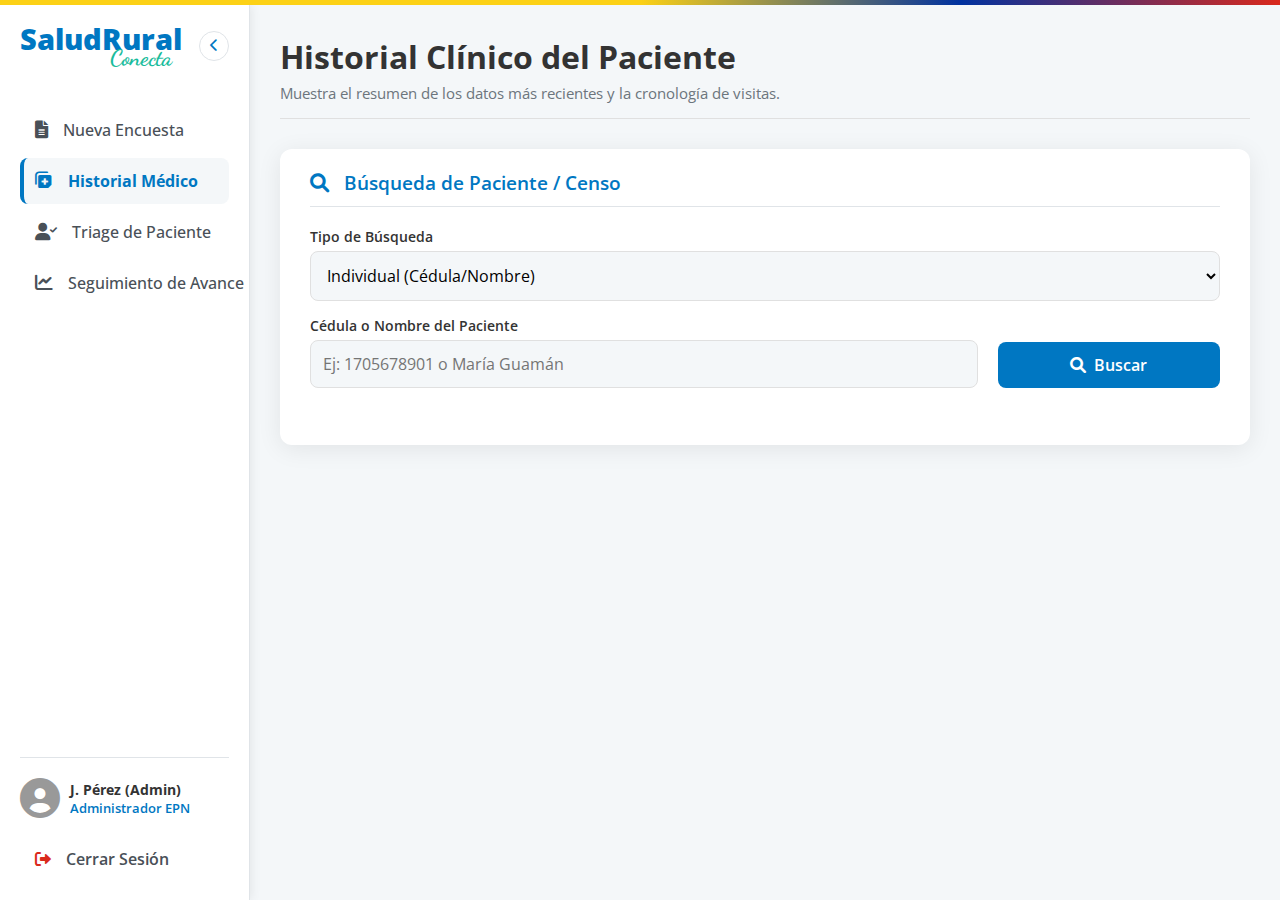
<file: PROYECTO_FINAL/src/html/historial_medico.html>
<!DOCTYPE html>
<html lang="es">
<head>
    <meta charset="UTF-8">
    <meta name="viewport" content="width=device-width, initial-scale=1.0">
    <title>Historial Médico - SaludRural</title>
    <link rel="stylesheet" href="../css/historial_medico.css">
    <link rel="stylesheet" href="https://cdnjs.cloudflare.com/ajax/libs/font-awesome/6.0.0-beta3/css/all.min.css">
    <link href="https://fonts.googleapis.com/css2?family=Open+Sans:wght@300;400;600;700;800&display=swap" rel="stylesheet">
    <link href="https://fonts.googleapis.com/css2?family=Dancing+Script:wght@700&display=swap" rel="stylesheet">
</head>
<body>
    <div class="color-band-top"></div>
    
    <div id="app-container" class="app-container">
        
        <aside id="sidebar" class="sidebar">
            <div class="sidebar-header">
                <div class="logo-wrapper-sidebar">
                    <h2 class="logo-text-sidebar">SaludRural</h2>
                    <span class="logo-firma-sidebar">Conecta</span>
                </div>
                <button id="toggle-sidebar" class="toggle-button" aria-label="Colapsar menú">
                    <i class="fas fa-chevron-left"></i>
                </button>
            </div>
            
            <nav class="nav-menu">
                <a href="#" class="nav-item"><i class="fas fa-file-alt"></i> <span class="nav-text">Nueva Encuesta</span></a>
                <a href="#" class="nav-item active"><i class="fas fa-notes-medical"></i> <span class="nav-text">Historial Médico</span></a>
                <a href="#" class="nav-item"><i class="fas fa-user-check"></i> <span class="nav-text">Triage de Paciente</span></a>
                <a href="#" class="nav-item"><i class="fas fa-chart-line"></i> <span class="nav-text">Seguimiento de Avance</span></a>
            </nav>
            
            <div class="user-profile-wrapper">
                <div class="user-profile">
                    <div class="profile-info">
                        <i class="fas fa-user-circle profile-picture-icon"></i>
                        <div class="profile-details">
                            <span class="profile-name">J. Pérez (Admin)</span>
                            <span class="profile-role">Administrador EPN</span>
                        </div>
                    </div>
                </div>
                <a href="#" class="logout-button"><i class="fas fa-sign-out-alt"></i> <span class="nav-text">Cerrar Sesión</span></a>
            </div>
        </aside>

        <main class="main-content">
            <header class="page-header">
                <h1>Historial Clínico del Paciente</h1>
                <p>Muestra el resumen de los datos más recientes y la cronología de visitas.</p>
            </header>
            
            <div class="patient-search-section card">
                <h2 class="section-header"><i class="fas fa-search"></i> Búsqueda de Paciente / Censo</h2>
                
                <div class="input-group full-width" style="margin-bottom: 15px;">
                    <label for="search_type">Tipo de Búsqueda</label>
                    <select id="search_type" onchange="toggleSearchMode(this.value)">
                        <option value="individual">Individual (Cédula/Nombre)</option>
                        <option value="geografica">Geográfica (Provincia/Sector)</option>
                    </select>
                </div>

                <div id="search-mode-individual" class="search-mode">
                    <div class="search-grid form-grid">
                        <div class="input-group">
                            <label for="search_input">Cédula o Nombre del Paciente</label>
                            <input type="text" id="search_input" placeholder="Ej: 1705678901 o María Guamán">
                        </div>
                        <button type="button" class="button primary-button search-button" id="patient-search-button"><i class="fas fa-search"></i> Buscar</button>
                    </div>
                </div>

                <div id="search-mode-geografica" class="search-mode" style="display: none;">
                    <div class="form-grid">
                        <div class="input-group">
                            <label for="provincia_select">Provincia</label>
                            <select id="provincia_select">
                                <option value="">Seleccione Provincia</option>
                                <option value="Pichincha">Pichincha</option>
                                <option value="Guayas">Guayas</option>
                                <option value="Cotopaxi">Cotopaxi</option>
                            </select>
                        </div>
                        <div class="input-group">
                            <label for="ciudad_select">Ciudad / Cantón</label>
                            <select id="ciudad_select">
                                <option value="">Seleccione Ciudad/Cantón</option>
                                <option value="Quito">Quito</option>
                                <option value="Latacunga">Latacunga</option>
                            </select>
                        </div>
                        <div class="input-group">
                            <label for="sector_select">Sector / Comunidad</label>
                            <select id="sector_select">
                                <option value="">Seleccione Sector/Comunidad</option>
                                <option value="ElCisne">El Cisne</option>
                                <option value="SanJuan">San Juan</option>
                            </select>
                        </div>
                        <button type="button" class="button primary-button" id="census-search-button"><i class="fas fa-users"></i> Buscar Censo</button>
                    </div>
                </div>
                
                <div class="search-result-message" id="search-historial-message"></div>
            </div>

            <div class="content-wrapper" id="patient-data-view" style="display:none;">
                
                <div class="patient-record-card card">
                    <h2 class="section-header"><i class="fas fa-id-card-alt"></i> Ficha Actual (Última Actualización: 2025-10-15)</h2>
                    
                    <div class="patient-data-summary">
                        <div class="summary-box">
                            <h3 class="summary-title">Datos Personales</h3>
                            <p><strong>Cédula:</strong> <span id="data-cedula">1705678901</span></p>
                            <p><strong>Paciente:</strong> <span id="data-nombre">María Fernanda Guamán Loachamin</span></p>
                            <p><strong>Fecha Nac.:</strong> 1970-03-21 (55 años)</p>
                            <p><strong>Contacto:</strong> 0998765432</p>
                            <p><strong>Dirección (Censo):</strong> Comunidad El Cisne, Sector central</p>
                        </div>

                        <div class="summary-box">
                            <h3 class="summary-title">Historial Clínico Clave</h3>
                            <p><strong>Enfermedades:</strong> Hipertensión, Diabetes Tipo 2</p>
                            <p><strong>Alergias:</strong> Sí (Desconocida)</p>
                            <p><strong>Medicación:</strong> Losartán (100mg/día)</p>
                            <p><strong>Hábitos:</strong> Tabaquismo (No), Alcohol (Social)</p>
                            <p><strong>Riesgo Ambiental:</strong> Pozo de Agua, Quema de Desechos</p>
                        </div>

                        <div class="summary-box vital-signs">
                            <h3 class="summary-title">Últimos Signos Vitales (2025-10-15)</h3>
                            <p><strong><i class="fas fa-weight"></i> Peso/Altura:</strong> 78 kg / 160 cm</p>
                            <p><strong><i class="fas fa-tachometer-alt"></i> Presión:</strong> 145/95 mm/Hg (Elevada)</p>
                            <p><strong><i class="fas fa-thermometer-half"></i> Temperatura:</strong> 37.0 °C</p>
                            <p><strong><i class="fas fa-heartbeat"></i> F. Cardiaca:</strong> 85 lpm</p>
                            <p><strong><i class="fas fa-tint"></i> Glicemia:</strong> 180 mg/dL (Alto)</p>
                        </div>
                    </div>
                    
                    <div class="summary-symptoms">
                        <h3 class="summary-title"><i class="fas fa-comments"></i> Síntomas Reportados (Última Visita)</h3>
                        <p>El paciente reporta dolor de cabeza frecuente y visión borrosa ocasional. Se encuentra con presión arterial elevada hoy. Se recomienda seguimiento urgente (Triage: Rojo).</p>
                    </div>

                    <div class="action-buttons view-action">
                        <button class="button primary-button"><i class="fas fa-print"></i> Generar Ficha PDF</button>
                        <button class="button secondary-button"><i class="fas fa-edit"></i> Editar Ficha Actual</button>
                    </div>
                </div>

                <div class="chronology-card card">
                    <h2 class="section-header"><i class="fas fa-clock"></i> Cronología de Visitas (Historial Completo)</h2>
                    <ul class="visit-list">
                        <li class="visit-item active">
                            <span class="date">15/10/2025</span>
                            <span class="status warning">Triage: Rojo</span>
                        </li>
                        <li class="visit-item">
                            <span class="date">01/08/2025</span>
                            <span class="status warning-yellow">Triage: Amarillo</span>
                        </li>
                        <li class="visit-item">
                            <span class="date">10/05/2025</span>
                            <span class="status success">Triage: Verde</span>
                        </li>
                        <li class="visit-item">
                            <span class="date">20/01/2025</span>
                            <span class="status neutral">Registro Inicial</span>
                        </li>
                    </ul>
                    <div class="download-history">
                        <a href="#"><i class="fas fa-file-download"></i> Descargar Historial Completo (.zip)</a>
                    </div>
                </div>

            </div>
        </main>
    </div>
    
    <script>
        // Función para cambiar el modo de búsqueda (Individual vs Geográfica)
        function toggleSearchMode(mode) {
            document.getElementById('search-mode-individual').style.display = 'none';
            document.getElementById('search-mode-geografica').style.display = 'none';
            document.getElementById(`search-mode-${mode}`).style.display = 'block';
            document.getElementById('patient-data-view').style.display = 'none';
            document.getElementById('search-historial-message').innerHTML = '';
        }
        
        document.addEventListener('DOMContentLoaded', () => {
            // 1. Colapso del Sidebar
            const appContainer = document.getElementById('app-container');
            const toggleButton = document.getElementById('toggle-sidebar');
            const patientDataView = document.getElementById('patient-data-view');
            
            toggleButton.addEventListener('click', function() {
                appContainer.classList.toggle('sidebar-collapsed');
                const icon = this.querySelector('i');
                if (appContainer.classList.contains('sidebar-collapsed')) {
                    icon.classList.replace('fa-chevron-left', 'fa-chevron-right');
                } else {
                    icon.classList.replace('fa-chevron-right', 'fa-chevron-left');
                }
            });

            // 2. Lógica de Búsqueda del Historial (Individual)
            const searchButton = document.getElementById('patient-search-button');
            const searchInput = document.getElementById('search_input');
            const searchMessage = document.getElementById('search-historial-message');
            
            searchButton.addEventListener('click', () => {
                const query = searchInput.value.trim().toLowerCase();
                searchMessage.style.border = '1px solid var(--color-border-light)';
                
                if (query.length > 3) {
                    if (query.includes('maria') || query.includes('1705678901')) {
                        searchMessage.innerHTML = '<i class="fas fa-check-circle"></i> Paciente encontrado: María Fernanda Guamán.';
                        searchMessage.style.backgroundColor = 'rgba(26, 188, 156, 0.1)';
                        searchMessage.style.color = 'var(--color-health-green)';
                        patientDataView.style.display = 'grid';
                    } else {
                        searchMessage.innerHTML = '<i class="fas fa-exclamation-circle"></i> No se encontraron registros para la búsqueda: ' + query;
                        searchMessage.style.backgroundColor = 'rgba(253, 236, 172, 0.8)';
                        searchMessage.style.color = '#856404';
                        patientDataView.style.display = 'none';
                    }
                } else {
                    searchMessage.innerHTML = '<i class="fas fa-times-circle"></i> Ingrese al menos 4 caracteres para iniciar la búsqueda.';
                    searchMessage.style.backgroundColor = 'rgba(218, 41, 28, 0.1)';
                    searchMessage.style.color = 'var(--color-ecuador-red)';
                    patientDataView.style.display = 'none';
                }
            });

            // 3. Lógica de Búsqueda de Censo (Geográfica)
            const censusSearchButton = document.getElementById('census-search-button');
            censusSearchButton.addEventListener('click', () => {
                const provincia = document.getElementById('provincia_select').value;
                const sector = document.getElementById('sector_select').value;
                
                if (provincia && sector) {
                    searchMessage.innerHTML = `<i class="fas fa-users"></i> Búsqueda Censo: **28 pacientes** encontrados en ${sector}, ${provincia}.`;
                    searchMessage.style.backgroundColor = 'rgba(0, 119, 194, 0.1)';
                    searchMessage.style.color = 'var(--color-primary-blue)';
                    patientDataView.style.display = 'none'; // Se asume que el censo mostraría una tabla de resultados diferente
                } else {
                    searchMessage.innerHTML = '<i class="fas fa-times-circle"></i> Seleccione al menos Provincia y Sector para la búsqueda de censo.';
                    searchMessage.style.backgroundColor = 'rgba(218, 41, 28, 0.1)';
                    searchMessage.style.color = 'var(--color-ecuador-red)';
                    patientDataView.style.display = 'none';
                }
            });
        });
    </script>
</body>
</html>
</file>
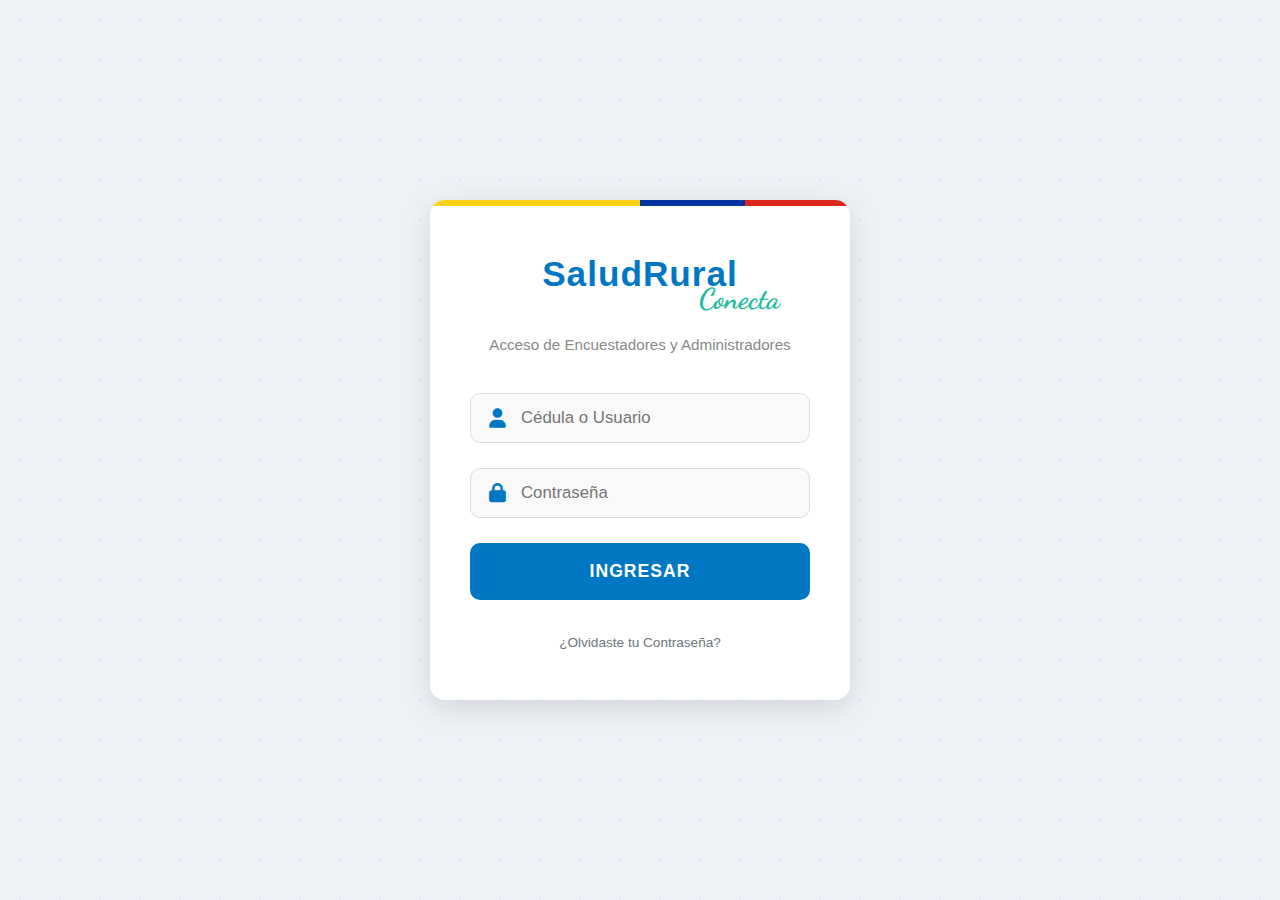
<file: PROYECTO_FINAL/src/html/login.html>
<!DOCTYPE html>
<html lang="es">
<head>
    <meta charset="UTF-8">
    <meta name="viewport" content="width=device-width, initial-scale=1.0">
    <title>SaludRural Conecta - Inicio de Sesión</title>
    
    <link rel="stylesheet" href="../css/login.css">
    <link rel="stylesheet" href="https://cdnjs.cloudflare.com/ajax/libs/font-awesome/6.0.0-beta3/css/all.min.css">
    
    <link rel="preconnect" href="https://fonts.googleapis.com">
    <link rel="preconnect" href="https://fonts.gstatic.com" crossorigin>
    <link href="https://fonts.googleapis.com/css2?family=Dancing+Script:wght@700&display=swap" rel="stylesheet">
    
</head>
<body>
    <div class="login-container">
        
        <div class="color-band">
            <div class="yellow"></div>
            <div class="blue"></div>
            <div class="red"></div>
        </div>

        <div class="login-card">
            <div class="logo-wrapper">
                <h1 class="logo-text">SaludRural</h1>
                <span class="logo-firma">Conecta</span>
            </div>

            <p class="subtitle">Acceso de Encuestadores y Administradores</p>

            <form class="login-form">
                <div class="input-group">
                    <i class="fas fa-user icon"></i>
                    <input type="text" id="username" placeholder="Cédula o Usuario" required>
                </div>
                
                <div class="input-group">
                    <i class="fas fa-lock icon"></i>
                    <input type="password" id="password" placeholder="Contraseña" required>
                </div>
                
                <button type="submit" class="login-button">INGRESAR</button>

                <div class="forgot-password">
                    <a href="#">¿Olvidaste tu Contraseña?</a>
                </div>
            </form>
        </div>
    </div>
</body>
</html>
</file>
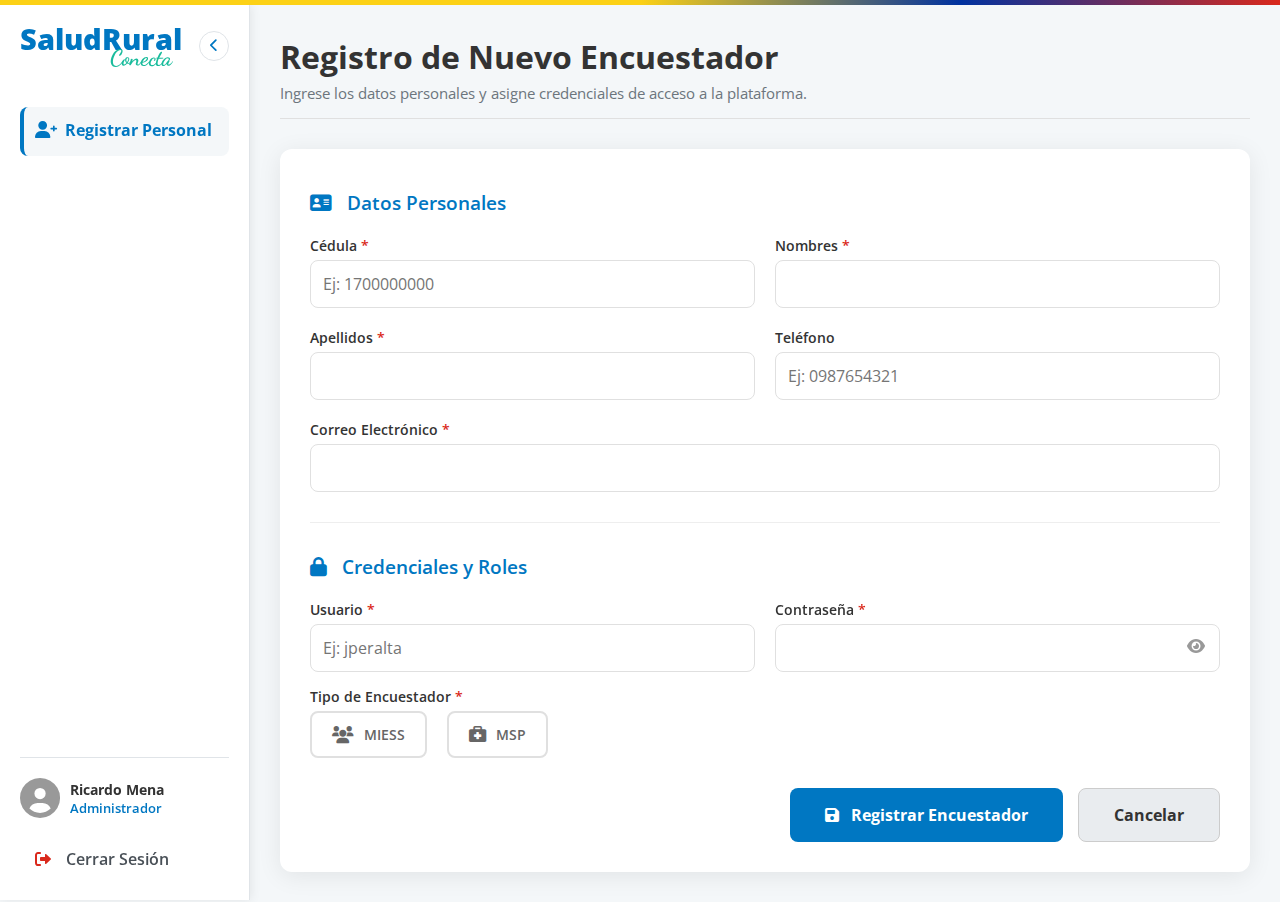
<file: PROYECTO_FINAL/src/html/registro_encuestador.html>
<!DOCTYPE html>
<html lang="es">
<head>
    <meta charset="UTF-8">
    <meta name="viewport" content="width=device-width, initial-scale=1.0">
    <title>Administración - Registro de Encuestador</title>
    <link rel="stylesheet" href="../css/registro_encuestador.css">
    <link rel="stylesheet" href="https://cdnjs.cloudflare.com/ajax/libs/font-awesome/6.0.0-beta3/css/all.min.css">
    <link href="https://fonts.googleapis.com/css2?family=Open+Sans:wght@300;400;600;700;800&display=swap" rel="stylesheet">
    <link href="https://fonts.googleapis.com/css2?family=Dancing+Script:wght@700&display=swap" rel="stylesheet">
</head>
<body>
    <div class="color-band-top"></div>
    
    <div id="app-container" class="app-container">
        
        <aside id="sidebar" class="sidebar">
            <div class="sidebar-header">
                <div class="logo-wrapper-sidebar">
                    <h2 class="logo-text-sidebar">SaludRural</h2>
                    <span class="logo-firma-sidebar">Conecta</span>
                </div>
                <button id="toggle-sidebar" class="toggle-button" aria-label="Colapsar menú">
                    <i class="fas fa-chevron-left"></i>
                </button>
            </div>
            
            <nav class="nav-menu">
                <a href="#" class="nav-item active" id="menu-toggler"><i class="fas fa-user-plus"></i> <span class="nav-text">Registrar Personal</span></a>
            </nav>
            
            <div class="user-profile-wrapper">
                <div class="user-profile">
                    <div class="profile-info">
                        <i class="fas fa-user-circle profile-picture-icon"></i>
                        <div class="profile-details">
                            <span class="profile-name">Ricardo Mena</span>
                            <span class="profile-role">Administrador</span>
                        </div>
                    </div>
                </div>
                <a href="#" class="logout-button"><i class="fas fa-sign-out-alt"></i> <span class="nav-text">Cerrar Sesión</span></a>
            </div>
        </aside>

        <main class="main-content">
            <header class="page-header">
                <h1>Registro de Nuevo Encuestador</h1>
                <p>Ingrese los datos personales y asigne credenciales de acceso a la plataforma.</p>
            </header>
            
            <div class="card">
                <form class="registration-form">
                    <h2 class="form-section-title"><i class="fas fa-address-card"></i> Datos Personales</h2>
                    <div class="form-grid">
                        <div class="input-group"><label for="cedula">Cédula <span class="required">*</span></label><input type="text" id="cedula" placeholder="Ej: 1700000000" required></div>
                        <div class="input-group"><label for="nombres">Nombres <span class="required">*</span></label><input type="text" id="nombres" required></div>
                        <div class="input-group"><label for="apellidos">Apellidos <span class="required">*</span></label><input type="text" id="apellidos" required></div>
                        <div class="input-group"><label for="telefono">Teléfono</label><input type="tel" id="telefono" placeholder="Ej: 0987654321"></div>
                        <div class="input-group full-width"><label for="correo">Correo Electrónico <span class="required">*</span></label><input type="email" id="correo" required></div>
                    </div>

                    <hr>

                    <h2 class="form-section-title"><i class="fas fa-lock"></i> Credenciales y Roles</h2>
                    <div class="form-grid">
                        <div class="input-group"><label for="usuario">Usuario <span class="required">*</span></label><input type="text" id="usuario" placeholder="Ej: jperalta" required></div>
                        <div class="input-group password-wrapper"><label for="password">Contraseña <span class="required">*</span></label><input type="password" id="password" required><i class="fas fa-eye toggle-password"></i></div>
                    </div>
                    
                    <div class="input-group role-group full-width">
                        <label>Tipo de Encuestador <span class="required">*</span></label>
                        <div class="role-options">
                            <input type="radio" id="rol_miess" name="role_type" value="MIESS" required>
                            <label for="rol_miess" class="role-miess"><i class="fas fa-users"></i> MIESS</label>

                            <input type="radio" id="rol_msp" name="role_type" value="MSP" required>
                            <label for="rol_msp" class="role-msp"><i class="fas fa-briefcase-medical"></i> MSP</label>
                        </div>
                    </div>

                    <div class="action-buttons">
                        <button type="submit" class="button primary-button"><i class="fas fa-save"></i> Registrar Encuestador</button>
                        <button type="reset" class="button secondary-button">Cancelar</button>
                    </div>

                </form>
            </div>
        </main>
    </div>
    
    <script>
        document.addEventListener('DOMContentLoaded', () => {
            // 1. Toggle de Contraseña
            document.querySelector('.toggle-password').addEventListener('click', function() {
                const passwordInput = document.getElementById('password');
                const type = passwordInput.getAttribute('type') === 'password' ? 'text' : 'password';
                passwordInput.setAttribute('type', type);
                this.classList.toggle('fa-eye');
                this.classList.toggle('fa-eye-slash');
            });

            // 2. Colapso del Sidebar - Usa el botón de flecha estándar
            const appContainer = document.getElementById('app-container');
            const toggleButton = document.getElementById('toggle-sidebar');

            toggleButton.addEventListener('click', function() {
                appContainer.classList.toggle('sidebar-collapsed');
                // Cambia el icono de la flecha
                const icon = this.querySelector('i');
                if (appContainer.classList.contains('sidebar-collapsed')) {
                    icon.classList.replace('fa-chevron-left', 'fa-chevron-right');
                } else {
                    icon.classList.replace('fa-chevron-right', 'fa-chevron-left');
                }
            });
        });
    </script>
</body>
</html>
</file>
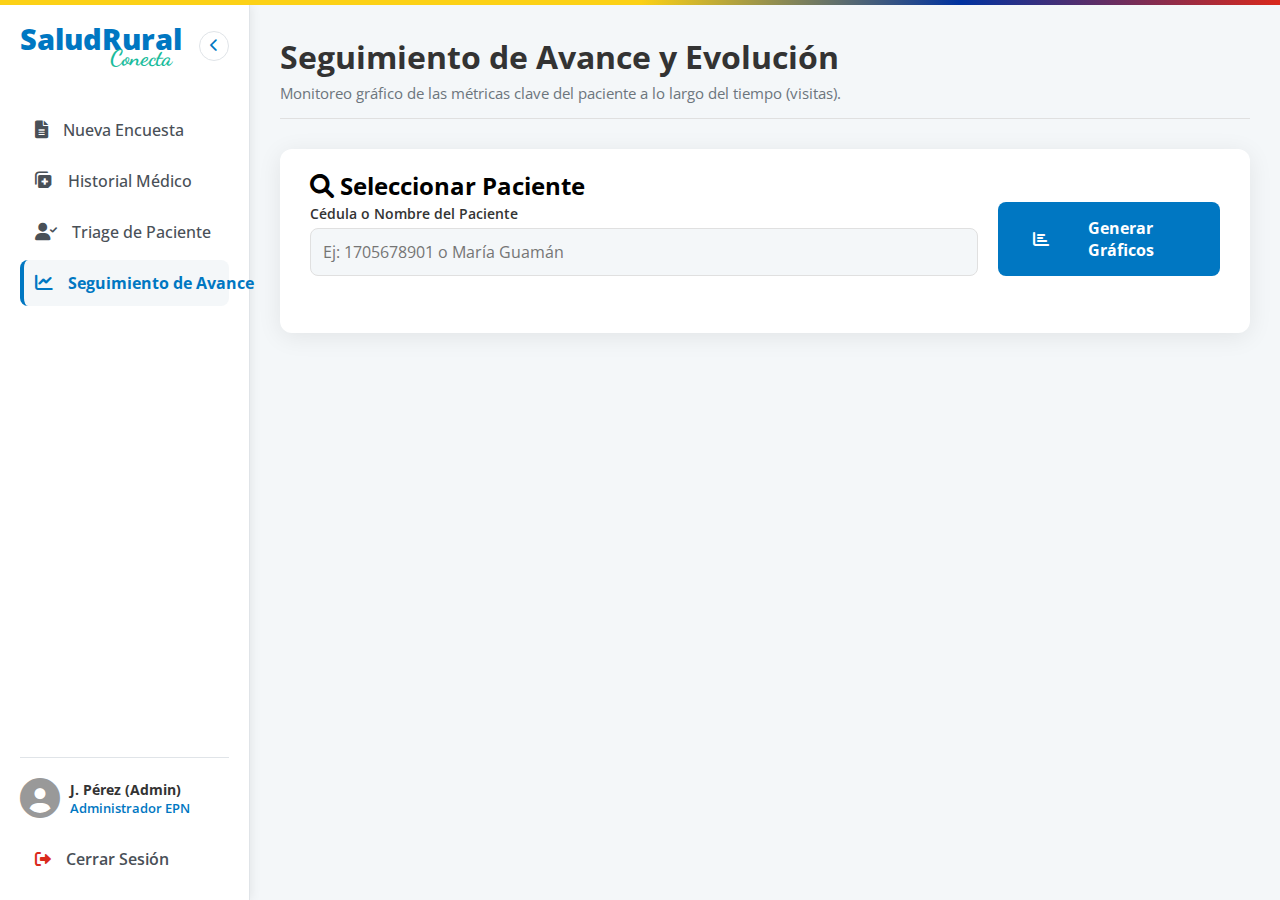
<file: PROYECTO_FINAL/src/html/seguimiento.html>
<!DOCTYPE html>
<html lang="es">
<head>
    <meta charset="UTF-8">
    <meta name="viewport" content="width=device-width, initial-scale=1.0">
    <title>Seguimiento - Avance del Paciente</title>
    <link rel="stylesheet" href="../css/seguimiento.css">
    <link rel="stylesheet" href="https://cdnjs.cloudflare.com/ajax/libs/font-awesome/6.0.0-beta3/css/all.min.css">
    <link href="https://fonts.googleapis.com/css2?family=Open+Sans:wght@300;400;600;700;800&display=swap" rel="stylesheet">
    <link href="https://fonts.googleapis.com/css2?family=Dancing+Script:wght@700&display=swap" rel="stylesheet">
</head>
<body>
    <div class="color-band-top"></div>
    
    <div id="app-container" class="app-container">
        
        <aside id="sidebar" class="sidebar">
            <div class="sidebar-header">
                <div class="logo-wrapper-sidebar">
                    <h2 class="logo-text-sidebar">SaludRural</h2>
                    <span class="logo-firma-sidebar">Conecta</span>
                </div>
                <button id="toggle-sidebar" class="toggle-button" aria-label="Colapsar menú">
                    <i class="fas fa-chevron-left"></i>
                </button>
            </div>
            
            <nav class="nav-menu">
                <a href="#" class="nav-item"><i class="fas fa-file-alt"></i> <span class="nav-text">Nueva Encuesta</span></a>
                <a href="#" class="nav-item"><i class="fas fa-notes-medical"></i> <span class="nav-text">Historial Médico</span></a>
                <a href="#" class="nav-item"><i class="fas fa-user-check"></i> <span class="nav-text">Triage de Paciente</span></a>
                <a href="#" class="nav-item active"><i class="fas fa-chart-line"></i> <span class="nav-text">Seguimiento de Avance</span></a>
            </nav>
            
            <div class="user-profile-wrapper">
                <div class="user-profile">
                    <div class="profile-info">
                        <i class="fas fa-user-circle profile-picture-icon"></i>
                        <div class="profile-details">
                            <span class="profile-name">J. Pérez (Admin)</span>
                            <span class="profile-role">Administrador EPN</span>
                        </div>
                    </div>
                </div>
                <a href="#" class="logout-button"><i class="fas fa-sign-out-alt"></i> <span class="nav-text">Cerrar Sesión</span></a>
            </div>
        </aside>

        <main class="main-content">
            <header class="page-header">
                <h1>Seguimiento de Avance y Evolución</h1>
                <p>Monitoreo gráfico de las métricas clave del paciente a lo largo del tiempo (visitas).</p>
            </header>
            
            <div class="patient-search-section card">
                <h2 class="section-header"><i class="fas fa-search"></i> Seleccionar Paciente</h2>
                <div class="search-grid form-grid">
                    <div class="input-group">
                        <label for="search_input_seguimiento">Cédula o Nombre del Paciente</label>
                        <input type="text" id="search_input_seguimiento" placeholder="Ej: 1705678901 o María Guamán">
                    </div>
                    <button type="button" class="button primary-button search-button" id="seguimiento-search-button"><i class="fas fa-chart-bar"></i> Generar Gráficos</button>
                </div>
                <div class="search-result-message" id="search-seguimiento-message"></div>
            </div>

            <div class="seguimiento-wrapper" id="seguimiento-data-view" style="display:none;">
                
                <h2 class="patient-name-title">Evolución de **María Fernanda Guamán** (Desde 2025-01-20)</h2>

                <div class="charts-grid">
                    
                    <div class="chart-card card">
                        <h3 class="chart-title"><i class="fas fa-tachometer-alt"></i> Presión Arterial (Sistólica/Diastólica)</h3>
                        <div class="chart-area-placeholder" style="border-left: 5px solid var(--color-primary-blue);">
                            <p class="chart-label">Gráfico de líneas simulado</p>
                            <div class="data-legend">
                                <span style="color:var(--color-primary-blue);">— Sistólica (Tendencia Baja)</span>
                                <span style="color:var(--color-health-green);">— Diastólica (Estable)</span>
                            </div>
                        </div>
                        <p class="chart-summary"><strong>Resumen:</strong> La presión sistólica muestra una ligera reducción en las últimas 3 visitas.</p>
                    </div>

                    <div class="chart-card card">
                        <h3 class="chart-title"><i class="fas fa-tint"></i> Glicemia (mg/dL)</h3>
                        <div class="chart-area-placeholder" style="border-left: 5px solid var(--color-health-green);">
                            <p class="chart-label">Gráfico de líneas simulado</p>
                            <div class="data-legend">
                                <span style="color:var(--color-health-green);">— Nivel (Tendencia Estable)</span>
                            </div>
                        </div>
                        <p class="chart-summary"><strong>Resumen:</strong> Nivel de azúcar se mantiene estable, pero por encima del límite de 120 mg/dL.</p>
                    </div>

                    <div class="chart-card card">
                        <h3 class="chart-title"><i class="fas fa-weight"></i> Peso Corporal (Kg) / Triage</h3>
                        <div class="chart-area-placeholder" style="border-left: 5px solid var(--color-triage-red);">
                            <p class="chart-label">Gráfico de líneas simulado</p>
                            <div class="data-legend">
                                <span style="color:var(--color-triage-red);">— Peso (Tendencia Creciente)</span>
                                <span style="color:var(--color-triage-yellow);">— Nivel de Riesgo (Bajo a Alto)</span>
                            </div>
                        </div>
                        <p class="chart-summary"><strong>Resumen:</strong> Aumento de 2 kg desde el registro inicial. El riesgo de Triage se ha elevado a 'Rojo' en la última visita.</p>
                    </div>
                </div>

                <div class="action-buttons view-action">
                    <button class="button secondary-button"><i class="fas fa-arrow-alt-circle-up"></i> Exportar Datos CSV</button>
                    <button class="button primary-button"><i class="fas fa-clipboard-list"></i> Ver Resumen de Datos Brutos</button>
                </div>
                
            </div>
        </main>
    </div>
    
    <script>
        document.addEventListener('DOMContentLoaded', () => {
            // 1. Colapso del Sidebar
            const appContainer = document.getElementById('app-container');
            const toggleButton = document.getElementById('toggle-sidebar');
            
            toggleButton.addEventListener('click', function() {
                appContainer.classList.toggle('sidebar-collapsed');
                const icon = this.querySelector('i');
                if (appContainer.classList.contains('sidebar-collapsed')) {
                    icon.classList.replace('fa-chevron-left', 'fa-chevron-right');
                } else {
                    icon.classList.replace('fa-chevron-right', 'fa-chevron-left');
                }
            });

            // 2. Lógica de Búsqueda y Gráficos (Simulación)
            const searchButton = document.getElementById('seguimiento-search-button');
            const searchInput = document.getElementById('search_input_seguimiento');
            const searchMessage = document.getElementById('search-seguimiento-message');
            const seguimientoDataView = document.getElementById('seguimiento-data-view');
            const patientNameTitle = document.querySelector('.patient-name-title');

            searchButton.addEventListener('click', () => {
                const query = searchInput.value.trim().toLowerCase();
                searchMessage.style.border = '1px solid var(--color-border-light)';
                seguimientoDataView.style.display = 'none';
                
                if (query.length > 5) {
                    if (query.includes('maria') || query.includes('1705678901')) {
                        searchMessage.innerHTML = '<i class="fas fa-check-circle"></i> Paciente encontrado. Generando gráficos de evolución.';
                        searchMessage.style.backgroundColor = 'rgba(26, 188, 156, 0.1)';
                        searchMessage.style.color = 'var(--color-health-green)';
                        
                        patientNameTitle.innerHTML = `Evolución de **María Fernanda Guamán** (Desde 2025-01-20)`;
                        seguimientoDataView.style.display = 'block';
                    } else {
                        searchMessage.innerHTML = '<i class="fas fa-exclamation-circle"></i> No se encontraron registros de seguimiento para la búsqueda.';
                        searchMessage.style.backgroundColor = 'rgba(253, 236, 172, 0.8)';
                        searchMessage.style.color = '#856404';
                    }
                } else {
                    searchMessage.innerHTML = '<i class="fas fa-times-circle"></i> Ingrese la cédula o nombre completo.';
                    searchMessage.style.backgroundColor = 'rgba(218, 41, 28, 0.1)';
                    searchMessage.style.color = 'var(--color-ecuador-red)';
                }
            });
        });
    </script>
</body>
</html>
</file>
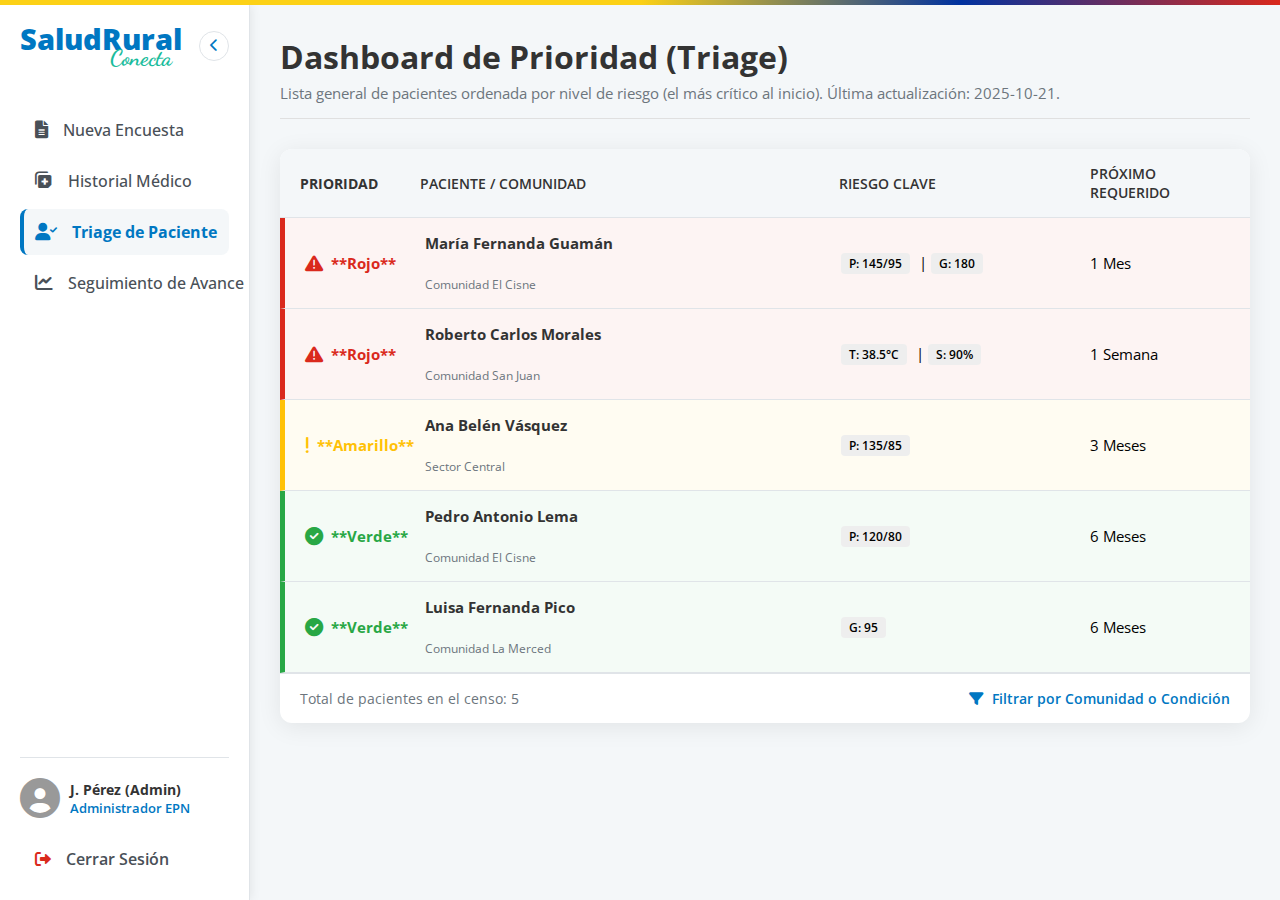
<file: PROYECTO_FINAL/src/html/triage.html>
<!DOCTYPE html>
<html lang="es">
<head>
    <meta charset="UTF-8">
    <meta name="viewport" content="width=device-width, initial-scale=1.0">
    <title>Triage - Lista de Prioridad de Pacientes</title>
    <link rel="stylesheet" href="../css/triage.css">
    <link rel="stylesheet" href="https://cdnjs.cloudflare.com/ajax/libs/font-awesome/6.0.0-beta3/css/all.min.css">
    <link href="https://fonts.googleapis.com/css2?family=Open+Sans:wght@300;400;600;700;800&display=swap" rel="stylesheet">
    <link href="https://fonts.googleapis.com/css2?family=Dancing+Script:wght@700&display=swap" rel="stylesheet">
</head>
<body>
    <div class="color-band-top"></div>
    
    <div id="app-container" class="app-container">
        
        <aside id="sidebar" class="sidebar">
            <div class="sidebar-header">
                <div class="logo-wrapper-sidebar">
                    <h2 class="logo-text-sidebar">SaludRural</h2>
                    <span class="logo-firma-sidebar">Conecta</span>
                </div>
                <button id="toggle-sidebar" class="toggle-button" aria-label="Colapsar menú">
                    <i class="fas fa-chevron-left"></i>
                </button>
            </div>
            
            <nav class="nav-menu">
                <a href="#" class="nav-item"><i class="fas fa-file-alt"></i> <span class="nav-text">Nueva Encuesta</span></a>
                <a href="#" class="nav-item"><i class="fas fa-notes-medical"></i> <span class="nav-text">Historial Médico</span></a>
                <a href="#" class="nav-item active"><i class="fas fa-user-check"></i> <span class="nav-text">Triage de Paciente</span></a>
                <a href="#" class="nav-item"><i class="fas fa-chart-line"></i> <span class="nav-text">Seguimiento de Avance</span></a>
            </nav>
            
            <div class="user-profile-wrapper">
                <div class="user-profile">
                    <div class="profile-info">
                        <i class="fas fa-user-circle profile-picture-icon"></i>
                        <div class="profile-details">
                            <span class="profile-name">J. Pérez (Admin)</span>
                            <span class="profile-role">Administrador EPN</span>
                        </div>
                    </div>
                </div>
                <a href="#" class="logout-button"><i class="fas fa-sign-out-alt"></i> <span class="nav-text">Cerrar Sesión</span></a>
            </div>
        </aside>

        <main class="main-content">
            <header class="page-header">
                <h1>Dashboard de Prioridad (Triage)</h1>
                <p>Lista general de pacientes ordenada por nivel de riesgo (el más crítico al inicio). Última actualización: 2025-10-21.</p>
            </header>
            
            <div class="card triage-list-card">
                
                <div class="triage-list-header">
                    <div class="col-risk">PRIORIDAD</div>
                    <div class="col-patient">PACIENTE / COMUNIDAD</div>
                    <div class="col-vitals">RIESGO CLAVE</div>
                    <div class="col-frequency">PRÓXIMO REQUERIDO</div>
                </div>

                <div class="triage-list-body">
                    
                    <div class="triage-item danger" data-id="1" onclick="alert('Ver historial de paciente 1705678901')">
                        <div class="col-risk"><i class="fas fa-exclamation-triangle"></i> **Rojo**</div>
                        <div class="col-patient">
                            <strong>María Fernanda Guamán</strong><br>
                            <span class="community">Comunidad El Cisne</span>
                        </div>
                        <div class="col-vitals">
                            <span class="vital-label">P: 145/95</span> |
                            <span class="vital-label">G: 180</span>
                        </div>
                        <div class="col-frequency">1 Mes</div>
                    </div>
                    
                    <div class="triage-item danger" data-id="2" onclick="alert('Ver historial de paciente 1701122334')">
                        <div class="col-risk"><i class="fas fa-exclamation-triangle"></i> **Rojo**</div>
                        <div class="col-patient">
                            <strong>Roberto Carlos Morales</strong><br>
                            <span class="community">Comunidad San Juan</span>
                        </div>
                        <div class="col-vitals">
                            <span class="vital-label">T: 38.5°C</span> | 
                            <span class="vital-label">S: 90%</span>
                        </div>
                        <div class="col-frequency">1 Semana</div>
                    </div>

                    <div class="triage-item warning-yellow" data-id="3" onclick="alert('Ver historial de paciente 1709876543')">
                        <div class="col-risk"><i class="fas fa-exclamation"></i> **Amarillo**</div>
                        <div class="col-patient">
                            <strong>Ana Belén Vásquez</strong><br>
                            <span class="community">Sector Central</span>
                        </div>
                        <div class="col-vitals">
                            <span class="vital-label">P: 135/85</span>
                        </div>
                        <div class="col-frequency">3 Meses</div>
                    </div>
                    
                    <div class="triage-item success" data-id="4" onclick="alert('Ver historial de paciente 1704455667')">
                        <div class="col-risk"><i class="fas fa-check-circle"></i> **Verde**</div>
                        <div class="col-patient">
                            <strong>Pedro Antonio Lema</strong><br>
                            <span class="community">Comunidad El Cisne</span>
                        </div>
                        <div class="col-vitals">
                            <span class="vital-label">P: 120/80</span>
                        </div>
                        <div class="col-frequency">6 Meses</div>
                    </div>
                    
                    <div class="triage-item success" data-id="5" onclick="alert('Ver historial de paciente 1708899000')">
                        <div class="col-risk"><i class="fas fa-check-circle"></i> **Verde**</div>
                        <div class="col-patient">
                            <strong>Luisa Fernanda Pico</strong><br>
                            <span class="community">Comunidad La Merced</span>
                        </div>
                        <div class="col-vitals">
                            <span class="vital-label">G: 95</span>
                        </div>
                        <div class="col-frequency">6 Meses</div>
                    </div>
                    
                </div>
                
                <div class="triage-list-footer">
                    <p>Total de pacientes en el censo: 5</p>
                    <a href="#"><i class="fas fa-filter"></i> Filtrar por Comunidad o Condición</a>
                </div>
            </div>
            
        </main>
    </div>
    
    <script>
        document.addEventListener('DOMContentLoaded', () => {
            const appContainer = document.getElementById('app-container');
            const toggleButton = document.getElementById('toggle-sidebar');
            
            toggleButton.addEventListener('click', function() {
                appContainer.classList.toggle('sidebar-collapsed');
                const icon = this.querySelector('i');
                if (appContainer.classList.contains('sidebar-collapsed')) {
                    icon.classList.replace('fa-chevron-left', 'fa-chevron-right');
                } else {
                    icon.classList.replace('fa-chevron-right', 'fa-chevron-left');
                }
            });
        });
    </script>
</body>
</html>
</file>
<file: PROYECTO_FINAL/src/css/layout.css>
/* Header Layout */
.header {
    background-color: var(--color-bg-white);
    box-shadow: 0 2px 8px rgba(0, 121, 107, 0.15);
    position: sticky;
    top: 0;
    z-index: 1000;
}
.header__container {
    max-width: 1600px;
    margin: 0 auto;
    padding: var(--spacing-sm) var(--spacing-md);
}
.header__top {
    display: flex;
    align-items: center;
    justify-content: space-between; /* Clave para alinear logo e info de usuario */
    gap: var(--spacing-md);
    flex-wrap: wrap;
}

/* Logo */
.logo {
    display: flex;
    align-items: center;
    text-decoration: none;
    gap: var(--spacing-sm); /* Agregado para consistencia */
}
.logo__text {
    font-size: 1.5rem;
    font-weight: 700;
    background: linear-gradient(135deg, var(--color-primary) 0%, var(--color-medical-blue) 100%);
    -webkit-background-clip: text;
    -webkit-text-fill-color: transparent;
    background-clip: text;
    letter-spacing: 2px;
}

/* User Info Component */
.user-info {
    display: flex;
    flex-direction: column;
    align-items: flex-end;
    gap: 0.25rem;
}
.user-info__name { font-weight: 600; color: var(--color-text-dark); }
.user-info__role { font-size: 0.85rem; color: var(--color-text-light); }
.user-info__container {
    display: flex;
    align-items: center;
    gap: var(--spacing-sm);
}
.user-info__icon {
    width: 50px;
    height: 50px;
    background: linear-gradient(135deg, var(--color-primary), var(--color-secondary));
    border-radius: 50%;
    display: flex;
    align-items: center;
    justify-content: center;
    color: white;
    font-size: 1.5rem;
}

/* Main Content Layout */
.main {
    max-width: 1600px;
    margin: 0 auto;
    padding: var(--spacing-lg) var(--spacing-md);
}

/* Responsive Layout General */
@media (max-width: 768px) {
    .header__top {
        flex-direction: column;
        align-items: stretch;
    }
    .user-info__container {
        justify-content: center;
    }
}
</file>
<file: PROYECTO_FINAL/src/css/login.css>
/* Paleta de Colores Inspirada en Ecuador y Azul Moderno */
:root {
    --color-primary-blue: #0077c2;    /* Azul brillante y moderno */
    --color-dark-blue: #005a96;
    --color-ecuador-yellow: #fcd116;
    --color-ecuador-blue: #0032a0;
    --color-ecuador-red: #da291c;
    --color-background-soft: #eef2f7;
    --color-card-background: #ffffff;
    --color-text-dark: #333;
    --color-shadow-soft: 0 8px 30px rgba(0, 0, 0, 0.12);
    --color-shadow-input: 0 0 0 2px rgba(0, 119, 194, 0.2);
    --color-firma: #1ABC9C; /* Verde sutil para la firma (Salud) */
}

/* --- Base y Fondo Profesional --- */
* {
    box-sizing: border-box;
    margin: 0;
    padding: 0;
    font-family: 'Open Sans', 'Segoe UI', Tahoma, Geneva, Verdana, sans-serif;
}

body {
    background: var(--color-background-soft);
    background-image: radial-gradient(#d3e8f8 1px, transparent 0);
    background-size: 40px 40px;
    display: flex;
    justify-content: center;
    align-items: center;
    min-height: 100vh;
    padding: 20px;
}

.login-container {
    width: 100%;
    max-width: 420px;
    border-radius: 15px;
    overflow: hidden;
    box-shadow: var(--color-shadow-soft);
    transition: transform 0.3s ease-in-out;
    z-index: 10;
}

/* --- Banda de Color de Ecuador (Minimalista) --- */
.color-band {
    display: flex;
    height: 6px;
}
.yellow { background-color: var(--color-ecuador-yellow); flex: 2; }
.blue { background-color: var(--color-ecuador-blue); flex: 1; }
.red { background-color: var(--color-ecuador-red); flex: 1; }

/* --- Tarjeta de Login (Ajustes de Padding y Fondo) --- */
.login-card {
    background-color: var(--color-card-background);
    padding: 50px 40px;
    text-align: center;
}

/* --- Estilo del Logo (SaludRuralConecta) --- */
.logo-wrapper {
    /* Contenedor Flex para alinear y posicionar */
    display: flex;
    flex-direction: column;
    align-items: center;
    margin-bottom: 20px; /* Espacio antes del subtítulo */
}

.logo-text {
    font-size: 2.2em;
    color: var(--color-primary-blue);
    font-weight: 800;
    letter-spacing: 1px;
    line-height: 1; /* Elimina espacio extra */
    margin-bottom: -10px; /* Superpone un poco la firma */
}

.logo-firma {
    /* *** ESTILOS DE LA FIRMA *** */
    font-family: 'Dancing Script', cursive; /* Fuente manuscrita */
    font-weight: 700;
    color: var(--color-firma);
    font-size: 1.8em; /* Tamaño grande para destacar */
    /* Posicionamiento: alineado a la derecha del contenedor flex */
    align-self: flex-end;
    margin-right: 30px; /* Lo mueve a la derecha dentro del wrapper */
}

.subtitle {
    color: #888;
    font-size: 0.95em;
    margin-top: 20px; /* Ajuste por el cambio de logo */
    margin-bottom: 40px;
    font-weight: 300;
}

/* --- Formulario y Botones (Mismos estilos profesionales anteriores) --- */

.login-form {
    display: flex;
    flex-direction: column;
    gap: 25px;
}

.input-group {
    display: flex;
    align-items: center;
    border: 1px solid #ddd;
    border-radius: 10px;
    padding: 12px 18px;
    transition: all 0.3s;
    background-color: #f9f9f9;
}

.input-group:focus-within {
    border-color: var(--color-primary-blue);
    box-shadow: var(--color-shadow-input);
    background-color: var(--color-card-background);
}

.icon {
    color: var(--color-primary-blue);
    margin-right: 15px;
    font-size: 1.2em;
}

input[type="text"],
input[type="password"] {
    border: none;
    outline: none;
    flex-grow: 1;
    font-size: 1.05em;
    padding: 2px 0;
    color: var(--color-text-dark);
    background: transparent;
}

.login-button {
    background-color: var(--color-primary-blue);
    color: white;
    padding: 18px;
    border: none;
    border-radius: 10px;
    cursor: pointer;
    font-size: 1.1em;
    font-weight: 700;
    letter-spacing: 1px;
    text-transform: uppercase;
    transition: background-color 0.3s, box-shadow 0.3s;
}

.login-button:hover {
    background-color: var(--color-dark-blue);
    box-shadow: 0 8px 15px rgba(0, 119, 194, 0.3);
}

.forgot-password {
    text-align: center;
    font-size: 0.85em;
    margin-top: 10px;
}

.forgot-password a {
    color: #6c757d;
    text-decoration: none;
    transition: color 0.3s;
}

.forgot-password a:hover {
    color: var(--color-primary-blue);
    text-decoration: underline;
}
</file>
<file: PROYECTO_FINAL/src/css/asignacion_sector.css>
/* Paleta de Colores Limpios y Sofisticados (Compartida) */
:root {
    --color-primary-blue: #0077c2;    
    --color-dark-blue: #005a96;       
    --color-sidebar-bg: #FFFFFF;      
    --color-sidebar-border: #E0E4E8;  
    --color-sidebar-active-bg: #F4F7F9; 
    --color-sidebar-text: #495057;    
    --color-health-green: #1ABC9C;    
    --color-accent-gold: #FCD116;     
    --color-background-soft: #f4f7f9; 
    --color-text-dark: #333;
    --color-border-light: #e0e0e0;
    
    /* Colores de Ecuador */
    --color-ecuador-yellow: #fcd116; 
    --color-ecuador-blue: #0032a0;   
    --color-ecuador-red: #da291c;    
}

/* --- Base y Estructura de la Aplicación (Compartida) --- */
* {
    box-sizing: border-box;
    margin: 0;
    padding: 0;
    font-family: 'Open Sans', sans-serif;
}

body {
    background-color: var(--color-background-soft);
}

.color-band-top {
    display: flex;
    height: 5px;
    position: fixed;
    top: 0;
    left: 0;
    right: 0;
    z-index: 1000;
    background: linear-gradient(to right, var(--color-ecuador-yellow) 50%, var(--color-ecuador-blue) 75%, var(--color-ecuador-red) 100%);
}

.app-container {
    display: flex;
    min-height: 100vh;
    padding-top: 5px; 
    transition: all 0.3s ease; 
}

/* ---------------------------------------------------- */
/* --- Sidebar (Estilos compartidos) --- */
/* ---------------------------------------------------- */
.sidebar {
    width: 250px;
    background-color: var(--color-sidebar-bg);
    color: var(--color-sidebar-text);
    padding: 20px;
    flex-shrink: 0;
    box-shadow: 1px 0 10px rgba(0, 0, 0, 0.08);
    border-right: 1px solid var(--color-sidebar-border);
    position: sticky; 
    top: 5px;
    align-self: flex-start; 
    min-height: calc(100vh - 5px);
    display: flex;
    flex-direction: column;
    transition: width 0.3s ease; 
}

.sidebar-header {
    display: flex;
    justify-content: space-between;
    align-items: center;
    margin-bottom: 40px;
}

.logo-wrapper-sidebar {
    display: flex;
    flex-direction: column;
}

.logo-text-sidebar {
    font-size: 1.8em;
    color: var(--color-primary-blue);
    font-weight: 800;
    line-height: 1;
    margin-bottom: -5px; 
    transition: opacity 0.3s;
}

.logo-firma-sidebar {
    font-family: 'Dancing Script', cursive; 
    font-weight: 700; 
    color: var(--color-health-green); 
    font-size: 1.4em; 
    display: block;
    line-height: 0.8;
    align-self: flex-end;
    margin-right: 10px;
    transition: opacity 0.3s;
}

.toggle-button {
    background-color: transparent;
    border: 1px solid var(--color-sidebar-border);
    border-radius: 50%;
    width: 30px;
    height: 30px;
    color: var(--color-primary-blue);
    cursor: pointer;
    transition: background-color 0.2s, transform 0.3s;
    display: flex;
    align-items: center;
    justify-content: center;
    outline: none;
    flex-shrink: 0;
}

.toggle-button:hover {
    background-color: var(--color-sidebar-active-bg);
}

.nav-menu {
    display: flex;
    flex-direction: column;
    flex-grow: 1;
    margin-bottom: 10px;
}

.nav-item {
    color: var(--color-sidebar-text); 
    text-decoration: none;
    padding: 12px 15px;
    margin-bottom: 5px;
    border-radius: 8px; 
    transition: background-color 0.2s, color 0.2s;
    display: flex;
    align-items: center;
    font-size: 1em;
    font-weight: 500;
}

.nav-item i {
    margin-right: 15px;
    font-size: 1.1em;
    transition: margin 0.3s;
}

.nav-item:hover {
    background-color: var(--color-sidebar-active-bg); 
    color: var(--color-primary-blue);
}

.nav-item.active {
    background-color: var(--color-sidebar-active-bg); 
    color: var(--color-primary-blue); 
    font-weight: 700;
    border-left: 4px solid var(--color-primary-blue);
    padding-left: 11px;
}

.nav-text {
    transition: opacity 0.3s ease, width 0.3s ease;
    white-space: nowrap;
}

/* Perfil de Usuario y Logout */
.user-profile-wrapper {
    padding-top: 10px;
    border-top: 1px solid var(--color-sidebar-border);
    transition: opacity 0.3s ease;
}

.user-profile {
    padding: 10px 0;
    margin-bottom: 10px;
}

.profile-info {
    display: flex;
    align-items: center;
    gap: 10px;
}

.profile-picture-icon {
    font-size: 2.5em; 
    color: #999; 
    flex-shrink: 0;
}

.profile-details {
    display: flex;
    flex-direction: column;
    text-align: left;
}

.profile-name {
    font-weight: 700;
    font-size: 0.9em;
    color: var(--color-text-dark);
}

.profile-role {
    font-size: 0.8em;
    color: var(--color-primary-blue);
    font-weight: 600;
}

.logout-button {
    display: flex;
    align-items: center;
    text-decoration: none;
    color: var(--color-sidebar-text);
    padding: 10px 15px;
    border-radius: 8px;
    font-weight: 600;
    font-size: 1em;
    transition: background-color 0.2s, color 0.2s;
}

.logout-button i {
    margin-right: 15px;
    color: var(--color-ecuador-red);
}

.logout-button:hover {
    background-color: var(--color-sidebar-active-bg);
    color: var(--color-text-dark);
}

/* ESTADO COLAPSADO */
.sidebar-collapsed .sidebar { width: 80px; }
.sidebar-collapsed .logo-text-sidebar,
.sidebar-collapsed .logo-firma-sidebar { display: none; }
.sidebar-collapsed .sidebar-header { justify-content: center; width: 100%; margin-bottom: 20px; }
.sidebar-collapsed .toggle-button { transform: rotate(180deg); }
.sidebar-collapsed .nav-item { padding: 12px 0; justify-content: center; }
.sidebar-collapsed .nav-item i { margin-right: 0; }
.sidebar-collapsed .nav-text,
.sidebar-collapsed .user-profile-wrapper { display: none; }


/* ---------------------------------------------------- */
/* --- Contenido Principal: ASIGNACIÓN DE SECTOR --- */
/* ---------------------------------------------------- */
.main-content {
    flex-grow: 1;
    padding: 30px;
}

.page-header {
    margin-bottom: 30px;
    padding-bottom: 15px;
    border-bottom: 1px solid var(--color-border-light);
}

.page-header h1 {
    color: var(--color-text-dark);
    font-weight: 700;
    font-size: 2em;
}

.page-header p {
    color: #6c757d;
    font-size: 0.95em;
    margin-top: 5px;
}

.card {
    background-color: white;
    padding: 30px;
    border-radius: 12px;
    box-shadow: 0 4px 25px rgba(0, 0, 0, 0.08);
}

.assignment-form hr {
    border: none;
    border-top: 1px solid #eee;
    margin: 30px 0;
}

.form-section-title {
    color: var(--color-primary-blue);
    font-size: 1.2em;
    font-weight: 600;
    margin-bottom: 20px;
    margin-top: 10px;
    border-bottom: 1px solid var(--color-sidebar-border);
    padding-bottom: 5px;
}
.form-section-title i {
    margin-right: 10px;
}

/* ---------------------------------------------------- */
/* --- CUADRÍCULA PRINCIPAL PARA MAPA Y SELECTS --- */
/* ---------------------------------------------------- */
.map-assignment-grid {
    display: grid;
    grid-template-columns: 1.5fr 2fr; /* Selects más pequeños, Mapa más grande */
    gap: 30px;
    margin-bottom: 20px;
}

/* Selects Jerárquicos */
.geo-select-column {
    display: grid;
    grid-template-columns: 1fr 1fr; /* 2 columnas dentro de la columna de selects */
    gap: 20px;
    align-content: start; /* Alinea los elementos al inicio */
}
.geo-select-column .input-group:nth-child(4) {
    grid-column: 1 / span 2; /* El input de Barrio ocupa las dos columnas internas */
}

/* Mapa Placeholder */
.map-placeholder-column {
    background-color: var(--color-sidebar-active-bg);
    padding: 20px;
    border-radius: 8px;
    border: 1px solid var(--color-sidebar-border);
    display: flex;
    flex-direction: column;
}

.map-title {
    font-size: 1em;
    color: var(--color-text-dark);
    font-weight: 700;
    margin-bottom: 10px;
}

.map-box {
    flex-grow: 1;
    background-color: #e3effc; /* Azul muy claro para simular el mapa */
    border: 1px dashed var(--color-primary-blue);
    border-radius: 6px;
    display: flex;
    flex-direction: column;
    justify-content: center;
    align-items: center;
    color: var(--color-primary-blue);
    margin-bottom: 10px;
}
.map-box i {
    font-size: 3em;
    margin-bottom: 10px;
}
.map-box p {
    font-size: 0.9em;
    text-align: center;
}
.map-hint {
    font-size: 0.75em;
    color: #999;
}


/* ---------------------------------------------------- */
/* --- ESTILOS COMPARTIDOS CON REGISTRO DE PERSONAL --- */
/* ---------------------------------------------------- */
.form-grid {
    display: grid;
    grid-template-columns: 1fr 1fr;
    gap: 20px;
}

.input-group {
    display: flex;
    flex-direction: column;
}
.input-group.full-width {
    grid-column: 1 / span 2;
}

label {
    font-weight: 600;
    color: var(--color-text-dark);
    margin-bottom: 5px;
    font-size: 0.9em;
}
.required {
    color: var(--color-ecuador-red);
}

input[type="text"],
select {
    padding: 12px;
    border: 1px solid var(--color-border-light);
    border-radius: 8px;
    font-size: 1em;
    transition: border-color 0.3s, box-shadow 0.3s;
    background-color: var(--color-sidebar-active-bg); 
}
select[multiple] {
    height: 120px;
}

input:focus, select:focus {
    outline: none;
    border-color: var(--color-primary-blue);
    box-shadow: 0 0 0 3px rgba(0, 119, 194, 0.1);
    background-color: white;
}

.assignment-info {
    color: #6c757d;
    font-size: 0.9em;
    margin-bottom: 15px;
}
.hint {
    font-size: 0.75em;
    color: #999;
    margin-top: 5px;
}

/* Botones de Acción */
.action-buttons {
    grid-column: 1 / -1;
    display: flex;
    justify-content: flex-end;
    gap: 15px;
    margin-top: 30px;
}

.button {
    padding: 15px 35px;
    border: none;
    border-radius: 8px;
    cursor: pointer;
    font-weight: 700;
    transition: background-color 0.3s, transform 0.1s;
    font-size: 1em;
    display: inline-flex;
    align-items: center;
    justify-content: center;
}
.button i { margin-right: 8px; }
.primary-button { background-color: var(--color-primary-blue); color: white; }
.primary-button:hover { background-color: var(--color-dark-blue); }
.secondary-button { background-color: #e9ecef; color: var(--color-text-dark); border: 1px solid #ccc; }
.secondary-button:hover { background-color: #d8d8d8; }


/* Media Queries */
@media (max-width: 1200px) {
    .map-assignment-grid {
        grid-template-columns: 1fr; /* El mapa y los selects se apilan */
        gap: 20px;
    }
    .geo-select-column {
        grid-template-columns: 1fr 1fr; /* Mantiene 2 columnas en los selects */
    }
}

@media (max-width: 768px) {
    .sidebar { width: 100%; height: auto; position: relative; padding: 15px 20px; }
    .app-container { flex-direction: column; }
    .main-content { padding: 20px; }
    
    .geo-select-column {
        grid-template-columns: 1fr; /* Todos los selects en una columna */
    }
    .geo-select-column .input-group:nth-child(4) {
        grid-column: 1 / 1;
    }
    
    .form-grid {
        grid-template-columns: 1fr;
    }
    .input-group.full-width {
        grid-column: 1 / 1;
    }
    
    .action-buttons {
        justify-content: stretch;
        flex-direction: column;
    }
    .button {
        width: 100%;
        margin-bottom: 10px;
    }
    
    .sidebar-collapsed .sidebar { width: 100%; }
    .sidebar-collapsed .logo-text-sidebar,
    .sidebar-collapsed .logo-firma-sidebar,
    .sidebar-collapsed .nav-text,
    .sidebar-collapsed .user-profile-wrapper { display: block; }
}
</file>
<file: PROYECTO_FINAL/src/css/dashboard.css>
/* -- Triage Colores Específicos -- */
:root {
    --color-triage-red: #d32f2f;
    --color-triage-orange: #f57c00;
    --color-triage-yellow: #fbc02d;
    --color-triage-green: #388e3c;
    --color-triage-blue: #1976d2;
}

/* Navegación de Pestañas */
.nav-tabs {
    display: flex;
    gap: 0;
    margin-top: var(--spacing-sm);
    border-bottom: 2px solid var(--color-border);
    overflow-x: auto;
}
.nav-tabs__item {
    padding: var(--spacing-sm) var(--spacing-lg);
    background-color: #e0f2f1;
    color: var(--color-text-dark);
    border: none;
    cursor: pointer;
    font-size: 1rem;
    font-weight: 600;
    transition: all 0.3s ease;
    white-space: nowrap;
    border-top: 3px solid transparent;
}
.nav-tabs__item--active {
    background-color: #a5d6a7;
    border-top: 3px solid var(--color-primary);
}

/* Contenedor de Filtros y Leyenda */
.search-filters {
    background: linear-gradient(145deg, var(--color-bg-white) 0%, #f8fffe 100%);
    border-radius: 16px;
    box-shadow: 0 8px 32px rgba(0, 121, 107, 0.15);
    padding: var(--spacing-lg);
    margin-bottom: var(--spacing-lg);
    border: 1px solid rgba(128, 203, 196, 0.3);
}

.search-filters__title {
    font-size: 1.2rem;
    font-weight: 600;
    color: var(--color-primary);
    margin-bottom: var(--spacing-md);
}

/* CLAVE: GRID para la distribución Filtros/Leyenda */
.filter-legend-container {
    display: grid;
    grid-template-columns: 1fr 200px; 
    gap: var(--spacing-lg);
    align-items: start;
}

/* Grid de los campos de filtro */
.filter-grid {
    display: grid;
    grid-template-columns: repeat(auto-fit, minmax(200px, 1fr));
    gap: var(--spacing-md);
    margin-bottom: var(--spacing-md);
}

/* Formulario (Inputs/Selects/Buttons) */
.filter-group { display: flex; flex-direction: column; gap: var(--spacing-xs); }
.filter-label { font-weight: 600; font-size: 0.9rem; text-transform: uppercase; }
.filter-input, .filter-select {
    padding: var(--spacing-sm);
    border: 2px solid var(--color-border);
    border-radius: var(--border-radius);
    font-size: 1rem;
    background-color: white;
    transition: all 0.3s ease;
}
.filter-input:focus, .filter-select:focus {
    outline: none;
    border-color: var(--color-focus);
    box-shadow: 0 0 0 3px rgba(38, 166, 154, 0.1);
}

.search-button {
    padding: var(--spacing-sm) var(--spacing-xl);
    background-color: var(--color-primary);
    color: white;
    border: none;
    border-radius: var(--border-radius);
    cursor: pointer;
    font-size: 1rem;
    font-weight: 600;
    transition: all 0.3s ease;
    text-transform: uppercase;
}

/* Leyenda de Triage */
.triage-legend {
    background: white;
    border-radius: var(--border-radius);
    padding: var(--spacing-sm);
    box-shadow: 0 2px 8px rgba(0, 0, 0, 0.1);
    border: 2px solid var(--color-border);
}

.triage-legend__item { display: flex; align-items: center; gap: 0.5rem; padding: 0.2rem 0; }
.triage-legend__color {
    width: 22px; height: 22px; border-radius: 4px;
    display: flex; align-items: center; justify-content: center;
    font-weight: bold; font-size: 0.75rem; color: white; flex-shrink: 0;
}
.triage-legend__color--1 { background-color: var(--color-triage-red); }
.triage-legend__color--2 { background-color: var(--color-triage-orange); }
.triage-legend__color--3 { background-color: var(--color-triage-yellow); color: #333; }
.triage-legend__color--4 { background-color: var(--color-triage-green); }
.triage-legend__color--5 { background-color: var(--color-triage-blue); }


/* Tabla de Pacientes */
.patients-section {
    background: linear-gradient(145deg, var(--color-bg-white) 0%, #f8fffe 100%);
    border-radius: 16px;
    box-shadow: 0 8px 32px rgba(0, 121, 107, 0.15);
    padding: var(--spacing-lg);
    border: 1px solid rgba(128, 203, 196, 0.3);
}
.table-container { overflow-x: auto; }
.patients-table { width: 100%; border-collapse: collapse; background-color: white; }
.patients-table thead { background-color: var(--color-primary); color: white; }
.patients-table th, .patients-table td { 
    padding: var(--spacing-sm); 
    border: 1px solid var(--color-text-dark); /* Borde fuerte para visualización */
}
.patients-table tbody tr:hover { background-color: #e0f2f1; cursor: pointer; }


/* --- RESPONSIVE ESPECÍFICO --- */
@media (max-width: 768px) {
    /* Romper el grid de Filtros/Leyenda en móvil */
    .filter-legend-container {
        grid-template-columns: 1fr; 
        gap: var(--spacing-md);
    }
    .filter-grid {
        grid-template-columns: 1fr;
    }
    .triage-legend {
        max-width: 100%; 
    }
}
</file>
<file: PROYECTO_FINAL/src/css/encuesta.css>
/* Paleta de Colores Limpios y Sofisticados */
:root {
    --color-primary-blue: #0077c2;
    --color-dark-blue: #005a96;
    --color-sidebar-bg: #FFFFFF;      /* Fondo Sidebar: Blanco Puro */
    --color-sidebar-border: #E0E4E8;
    --color-sidebar-active-bg: #F4F7F9; /* Fondo Gris muy bajo para activo */
    --color-sidebar-text: #495057;    /* Gris oscuro para el texto normal */
    --color-health-green: #1ABC9C;    /* Verde de Salud */
    --color-accent-gold: #FCD116;
    --color-background-soft: #f4f7f9;
    --color-text-dark: #333;
    --color-border-light: #e0e0e0;
    
    /* Colores de Ecuador */
    --color-ecuador-yellow: #fcd116;
    --color-ecuador-blue: #0032a0;
    --color-ecuador-red: #da291c;
}

/* --- Base y Estructura de la Aplicación --- */
* {
    box-sizing: border-box;
    margin: 0;
    padding: 0;
    font-family: 'Open Sans', sans-serif;
}

body {
    background-color: var(--color-background-soft);
}

.color-band-top {
    display: flex;
    height: 5px;
    position: fixed;
    top: 0;
    left: 0;
    right: 0;
    z-index: 1000;
    background: linear-gradient(to right, var(--color-ecuador-yellow) 50%, var(--color-ecuador-blue) 75%, var(--color-ecuador-red) 100%);
}

.app-container {
    display: flex;
    min-height: 100vh;
    padding-top: 5px;
    transition: all 0.3s ease;
}

/* ---------------------------------------------------- */
/* --- Sidebar (Estilos de Menú y Perfil) --- */
/* ---------------------------------------------------- */
.sidebar {
    width: 250px;
    background-color: var(--color-sidebar-bg);
    color: var(--color-sidebar-text);
    padding: 20px;
    flex-shrink: 0;
    box-shadow: 1px 0 10px rgba(0, 0, 0, 0.08);
    border-right: 1px solid var(--color-sidebar-border);
    position: sticky;
    top: 5px;
    align-self: flex-start;
    min-height: calc(100vh - 5px);
    display: flex;
    flex-direction: column;
    transition: width 0.3s ease;
}

.sidebar-header {
    display: flex;
    justify-content: space-between;
    align-items: center;
    margin-bottom: 40px;
}

.logo-wrapper-sidebar {
    display: flex;
    flex-direction: column;
}

.logo-text-sidebar {
    font-size: 1.8em;
    color: var(--color-primary-blue);
    font-weight: 800;
    line-height: 1;
    margin-bottom: -5px;
    transition: opacity 0.3s;
}

.logo-firma-sidebar {
    font-family: 'Dancing Script', cursive;
    font-weight: 700;
    color: var(--color-health-green);
    font-size: 1.4em;
    display: block;
    line-height: 0.8;
    align-self: flex-end;
    margin-right: 10px;
    transition: opacity 0.3s;
}

.toggle-button {
    background-color: transparent;
    border: 1px solid var(--color-sidebar-border);
    border-radius: 50%;
    width: 30px;
    height: 30px;
    color: var(--color-primary-blue);
    cursor: pointer;
    transition: background-color 0.2s, transform 0.3s;
    display: flex;
    align-items: center;
    justify-content: center;
    outline: none;
    flex-shrink: 0;
}

.toggle-button:hover {
    background-color: var(--color-sidebar-active-bg);
}

.nav-menu {
    display: flex;
    flex-direction: column;
    flex-grow: 1;
    margin-bottom: 10px;
}

.nav-item {
    color: var(--color-sidebar-text);
    text-decoration: none;
    padding: 12px 15px;
    margin-bottom: 5px;
    border-radius: 8px;
    transition: background-color 0.2s, color 0.2s;
    display: flex;
    align-items: center;
    font-size: 1em;
    font-weight: 500;
}

.nav-item i {
    margin-right: 15px;
    font-size: 1.1em;
    transition: margin 0.3s;
}

.nav-item:hover {
    background-color: var(--color-sidebar-active-bg);
    color: var(--color-primary-blue);
}

.nav-item.active {
    background-color: var(--color-sidebar-active-bg);
    color: var(--color-primary-blue);
    font-weight: 700;
    border-left: 4px solid var(--color-primary-blue);
    padding-left: 11px;
}

.nav-text {
    transition: opacity 0.3s ease, width 0.3s ease;
    white-space: nowrap;
}

.user-profile-wrapper {
    padding-top: 10px;
    border-top: 1px solid var(--color-sidebar-border);
    transition: opacity 0.3s ease;
}

.user-profile {
    padding: 10px 0;
    margin-bottom: 10px;
}

.profile-info {
    display: flex;
    align-items: center;
    gap: 10px;
}

.profile-picture-icon {
    font-size: 2.5em;
    color: var(--color-health-green);
    flex-shrink: 0;
}

.profile-details {
    display: flex;
    flex-direction: column;
    text-align: left;
}

.profile-name {
    font-weight: 700;
    font-size: 0.9em;
    color: var(--color-text-dark);
}

.profile-role {
    font-size: 0.8em;
    color: var(--color-primary-blue);
    font-weight: 600;
}

.logout-button {
    display: flex;
    align-items: center;
    text-decoration: none;
    color: var(--color-sidebar-text);
    padding: 10px 15px;
    border-radius: 8px;
    font-weight: 600;
    font-size: 1em;
    transition: background-color 0.2s, color 0.2s;
}

.logout-button i {
    margin-right: 15px;
    color: var(--color-ecuador-red);
}

.logout-button:hover {
    background-color: var(--color-sidebar-active-bg);
    color: var(--color-text-dark);
}

/* ESTADO COLAPSADO */
.sidebar-collapsed .sidebar { width: 80px; }
.sidebar-collapsed .logo-text-sidebar,
.sidebar-collapsed .logo-firma-sidebar,
.sidebar-collapsed .nav-text,
.sidebar-collapsed .user-profile-wrapper { display: none; }
.sidebar-collapsed .sidebar-header { justify-content: center; width: 100%; margin-bottom: 20px; }
.sidebar-collapsed .toggle-button { transform: rotate(180deg); }
.sidebar-collapsed .nav-item { padding: 12px 0; justify-content: center; }
.sidebar-collapsed .nav-item i { margin-right: 0; }


/* ---------------------------------------------------- */
/* --- Contenido Principal (Formulario de Encuesta) --- */
/* ---------------------------------------------------- */
.main-content {
    flex-grow: 1;
    padding: 30px;
}

.page-header {
    margin-bottom: 30px;
    padding-bottom: 15px;
    border-bottom: 1px solid var(--color-border-light);
}

.page-header h1 {
    color: var(--color-text-dark);
    font-weight: 700;
    font-size: 2em;
}

.page-header p {
    color: #6c757d;
    font-size: 0.95em;
    margin-top: 5px;
}

.card {
    background-color: white;
    padding: 30px;
    border-radius: 12px;
    box-shadow: 0 4px 25px rgba(0, 0, 0, 0.08);
}

/* Estilos de la Encuesta (Formulario Multisección) */
.form-section {
    transition: opacity 0.3s ease;
}

.form-section-title {
    color: var(--color-primary-blue);
    font-size: 1.4em;
    font-weight: 700;
    margin-bottom: 25px;
    margin-top: 10px;
    padding-bottom: 5px;
    border-bottom: 2px solid var(--color-sidebar-border);
}

.form-section-title i {
    margin-right: 10px;
}

.survey-form hr {
    border: none;
    border-top: 1px dashed var(--color-border-light);
    margin: 30px 0;
}

/* Paso 1: Búsqueda */
.search-grid {
    grid-template-columns: 2fr 1fr; /* Input más grande, botón más pequeño */
    align-items: flex-end;
}
.search-info {
    grid-column: 1 / span 2;
    color: #6c757d;
    font-style: italic;
    margin-bottom: 10px;
}
.search-result-message {
    grid-column: 1 / span 2;
    padding: 10px;
    border-radius: 6px;
    margin-top: 15px;
    font-weight: 600;
    border: 1px solid transparent;
}


/* Grid General de Formulario */
.form-grid {
    display: grid;
    grid-template-columns: 1fr 1fr;
    gap: 20px;
}

.input-group {
    display: flex;
    flex-direction: column;
}

.input-group.full-width {
    grid-column: 1 / span 2;
}

label {
    font-weight: 600;
    color: var(--color-text-dark);
    margin-bottom: 5px;
    font-size: 0.9em;
}

.required {
    color: var(--color-ecuador-red);
}

input[type="text"],
input[type="email"],
input[type="tel"],
input[type="date"],
input[type="number"],
textarea,
select {
    padding: 12px;
    border: 1px solid var(--color-border-light);
    border-radius: 8px;
    font-size: 1em;
    transition: border-color 0.3s, box-shadow 0.3s;
    background-color: var(--color-sidebar-active-bg);
}

/* Interactividad: Estilo de foco (Input, Textarea, Select) */
input:focus, textarea:focus, select:focus {
    outline: none;
    border-color: var(--color-primary-blue);
    box-shadow: 0 0 0 3px rgba(0, 119, 194, 0.1);
    background-color: white;
}

textarea {
    resize: vertical;
}

/* Botones de Navegación y Envío */
.form-navigation {
    display: flex;
    justify-content: space-between;
    gap: 15px;
    margin-top: 30px;
}

.button {
    padding: 15px 35px;
    border: none;
    border-radius: 8px;
    cursor: pointer;
    font-weight: 700;
    transition: background-color 0.3s, transform 0.1s;
    font-size: 1em;
    display: inline-flex;
    align-items: center;
    justify-content: center;
}

.button i {
    margin-right: 8px;
}

.primary-button {
    background-color: var(--color-primary-blue);
    color: white;
}

.primary-button:hover {
    background-color: var(--color-dark-blue);
}

.secondary-button {
    background-color: #e9ecef;
    color: var(--color-text-dark);
    border: 1px solid #ccc;
}

.secondary-button:hover {
    background-color: #d8d8d8;
}

/* ---------------------------------------------------- */
/* --- MEDIA QUERIES (Responsividad) --- */
/* ---------------------------------------------------- */
@media (max-width: 1024px) {
    .main-content { padding: 20px; }
    .form-grid { gap: 15px; }
    .card { padding: 25px; }
}

@media (max-width: 768px) {
    .sidebar { width: 100%; height: auto; position: relative; padding: 15px 20px; }
    .app-container { flex-direction: column; }
    .main-content { padding: 20px; }
    
    .sidebar-header { margin-bottom: 20px; justify-content: flex-start; }
    .toggle-button { display: none; }
    
    .search-grid {
        grid-template-columns: 1fr;
    }
    
    .form-grid { grid-template-columns: 1fr; }
    .input-group.full-width { grid-column: 1 / span 1; }
    
    .form-navigation { flex-direction: column; }
    .button { justify-content: center; } 

    /* Sidebar móvil */
    .sidebar-collapsed .sidebar { width: 100%; }
    .sidebar-collapsed .logo-text-sidebar,
    .sidebar-collapsed .logo-firma-sidebar,
    .sidebar-collapsed .nav-text,
    .sidebar-collapsed .user-profile-wrapper { display: block; }
}
</file>
<file: PROYECTO_FINAL/src/css/historial_medico.css>
/* Paleta de Colores Limpios y Sofisticados (Igual que Encuesta) */
:root {
    --color-primary-blue: #0077c2;
    --color-dark-blue: #005a96;
    --color-sidebar-bg: #FFFFFF;
    --color-sidebar-border: #E0E4E8;
    --color-sidebar-active-bg: #F4F7F9;
    --color-sidebar-text: #495057;
    --color-health-green: #1ABC9C;
    --color-accent-gold: #FCD116;
    --color-background-soft: #f4f7f9;
    --color-text-dark: #333;
    --color-border-light: #e0e0e0;
    
    /* Colores de Ecuador y Triage */
    --color-ecuador-yellow: #fcd116;
    --color-ecuador-blue: #0032a0;
    --color-ecuador-red: #da291c;
    --color-triage-red: #da291c;
    --color-triage-yellow: #ffc107;
    --color-triage-green: #28a745;
}

/* --- Base y Estructura de la Aplicación --- */
* {
    box-sizing: border-box;
    margin: 0;
    padding: 0;
    font-family: 'Open Sans', sans-serif;
}

body {
    background-color: var(--color-background-soft);
}

.color-band-top {
    display: flex;
    height: 5px;
    position: fixed;
    top: 0;
    left: 0;
    right: 0;
    z-index: 1000;
    background: linear-gradient(to right, var(--color-ecuador-yellow) 50%, var(--color-ecuador-blue) 75%, var(--color-ecuador-red) 100%);
}

.app-container {
    display: flex;
    min-height: 100vh;
    padding-top: 5px;
    transition: all 0.3s ease;
}

/* ---------------------------------------------------- */
/* --- Sidebar (Estilos de Menú y Perfil) --- */
/* ---------------------------------------------------- */
.sidebar {
    width: 250px;
    background-color: var(--color-sidebar-bg);
    color: var(--color-sidebar-text);
    padding: 20px;
    flex-shrink: 0;
    box-shadow: 1px 0 10px rgba(0, 0, 0, 0.08);
    border-right: 1px solid var(--color-sidebar-border);
    position: sticky;
    top: 5px;
    align-self: flex-start;
    min-height: calc(100vh - 5px);
    display: flex;
    flex-direction: column;
    transition: width 0.3s ease;
}

.sidebar-header {
    display: flex;
    justify-content: space-between;
    align-items: center;
    margin-bottom: 40px;
}

.logo-wrapper-sidebar {
    display: flex;
    flex-direction: column;
}

.logo-text-sidebar {
    font-size: 1.8em;
    color: var(--color-primary-blue);
    font-weight: 800;
    line-height: 1;
    margin-bottom: -5px;
    transition: opacity 0.3s;
}

.logo-firma-sidebar {
    font-family: 'Dancing Script', cursive;
    font-weight: 700;
    color: var(--color-health-green);
    font-size: 1.4em;
    display: block;
    line-height: 0.8;
    align-self: flex-end;
    margin-right: 10px;
    transition: opacity 0.3s;
}

.toggle-button {
    background-color: transparent;
    border: 1px solid var(--color-sidebar-border);
    border-radius: 50%;
    width: 30px;
    height: 30px;
    color: var(--color-primary-blue);
    cursor: pointer;
    transition: background-color 0.2s, transform 0.3s;
    display: flex;
    align-items: center;
    justify-content: center;
    outline: none;
    flex-shrink: 0;
}

.toggle-button:hover {
    background-color: var(--color-sidebar-active-bg);
}

.nav-menu {
    display: flex;
    flex-direction: column;
    flex-grow: 1;
    margin-bottom: 10px;
}

.nav-item {
    color: var(--color-sidebar-text); 
    text-decoration: none;
    padding: 12px 15px;
    margin-bottom: 5px;
    border-radius: 8px; 
    transition: background-color 0.2s, color 0.2s;
    display: flex;
    align-items: center;
    font-size: 1em;
    font-weight: 500;
}

.nav-item i {
    margin-right: 15px;
    font-size: 1.1em;
    transition: margin 0.3s;
}

.nav-item:hover {
    background-color: var(--color-sidebar-active-bg);
    color: var(--color-primary-blue);
}

.nav-item.active {
    background-color: var(--color-sidebar-active-bg);
    color: var(--color-primary-blue);
    font-weight: 700;
    border-left: 4px solid var(--color-primary-blue);
    padding-left: 11px;
}

.nav-text {
    transition: opacity 0.3s ease, width 0.3s ease;
    white-space: nowrap;
}

/* Perfil de Usuario y Logout */
.user-profile-wrapper {
    padding-top: 10px;
    border-top: 1px solid var(--color-sidebar-border);
    transition: opacity 0.3s ease;
}

.user-profile {
    padding: 10px 0;
    margin-bottom: 10px;
}

.profile-info {
    display: flex;
    align-items: center;
    gap: 10px;
}

.profile-picture-icon {
    font-size: 2.5em;
    color: #999;
    flex-shrink: 0;
}

.profile-details {
    display: flex;
    flex-direction: column;
    text-align: left;
}

.profile-name {
    font-weight: 700;
    font-size: 0.9em;
    color: var(--color-text-dark);
}

.profile-role {
    font-size: 0.8em;
    color: var(--color-primary-blue);
    font-weight: 600;
}

.logout-button {
    display: flex;
    align-items: center;
    text-decoration: none;
    color: var(--color-sidebar-text);
    padding: 10px 15px;
    border-radius: 8px;
    font-weight: 600;
    font-size: 1em;
    transition: background-color 0.2s, color 0.2s;
}

.logout-button i {
    margin-right: 15px;
    color: var(--color-ecuador-red);
}

.logout-button:hover {
    background-color: var(--color-sidebar-active-bg);
    color: var(--color-text-dark);
}

/* ESTADO COLAPSADO */
.sidebar-collapsed .sidebar { width: 80px; }
.sidebar-collapsed .logo-text-sidebar,
.sidebar-collapsed .logo-firma-sidebar { display: none; }
.sidebar-collapsed .sidebar-header { justify-content: center; width: 100%; margin-bottom: 20px; }
.sidebar-collapsed .toggle-button { transform: rotate(180deg); }
.sidebar-collapsed .nav-item { padding: 12px 0; justify-content: center; }
.sidebar-collapsed .nav-item i { margin-right: 0; }
.sidebar-collapsed .nav-text,
.sidebar-collapsed .user-profile-wrapper { display: none; }


/* ---------------------------------------------------- */
/* --- Contenido Principal: HISTORIAL MÉDICO --- */
/* ---------------------------------------------------- */
.main-content {
    flex-grow: 1;
    padding: 30px;
}

.page-header {
    margin-bottom: 30px;
    padding-bottom: 15px;
    border-bottom: 1px solid var(--color-border-light);
}

.page-header h1 {
    color: var(--color-text-dark);
    font-weight: 700;
    font-size: 2em;
}

.page-header p {
    color: #6c757d;
    font-size: 0.95em;
    margin-top: 5px;
}

.card {
    background-color: white;
    padding: 30px;
    border-radius: 12px;
    box-shadow: 0 4px 25px rgba(0, 0, 0, 0.08);
    margin-bottom: 25px; /* Espacio para separar la tarjeta de búsqueda del contenido */
}

/* Estilo para la tarjeta de Búsqueda */
.patient-search-section {
    padding: 20px 30px;
}

.search-grid {
    display: grid;
    grid-template-columns: 3fr 1fr; /* Input más grande, botón más pequeño */
    gap: 20px;
    align-items: flex-end;
}
.search-result-message {
    grid-column: 1 / span 2;
    padding: 10px;
    border-radius: 6px;
    margin-top: 15px;
    font-weight: 600;
    border: 1px solid transparent;
}
.search-mode {
    margin-top: 15px;
}

/* Estructura de Contenido: Ficha + Cronología */
.content-wrapper {
    display: grid;
    grid-template-columns: 3fr 1fr; /* Ficha ancha, Cronología estrecha */
    gap: 30px;
    align-items: start;
}

/* Ficha Principal del Paciente */
.patient-record-card {
    grid-column: 1 / 2;
    min-height: 500px;
}

.section-header {
    color: var(--color-primary-blue);
    font-size: 1.2em;
    font-weight: 600;
    margin-bottom: 20px;
    padding-bottom: 10px;
    border-bottom: 1px solid var(--color-sidebar-border);
}

.section-header i {
    margin-right: 10px;
}

/* Resumen de Datos (3 Columnas Flexibles) */
.patient-data-summary {
    display: grid;
    grid-template-columns: repeat(3, 1fr);
    gap: 20px;
    margin-bottom: 20px;
    padding-bottom: 20px;
    border-bottom: 1px solid var(--color-sidebar-active-bg);
}

.summary-box {
    background-color: var(--color-sidebar-active-bg);
    padding: 15px;
    border-radius: 8px;
}

.summary-title {
    font-size: 1em;
    color: var(--color-text-dark);
    margin-bottom: 10px;
    font-weight: 700;
    border-bottom: 1px dotted #ccc;
    padding-bottom: 5px;
}

.summary-box p {
    font-size: 0.9em;
    line-height: 1.6;
    margin: 3px 0;
}

.vital-signs strong {
    color: var(--color-ecuador-red);
}
.vital-signs i {
    color: var(--color-primary-blue);
    margin-right: 5px;
}

/* Síntomas / Notas del Triage */
.summary-symptoms {
    padding: 15px 0;
    margin-bottom: 20px;
}
.summary-symptoms p {
    background-color: rgba(255, 193, 7, 0.1);
    border-left: 5px solid var(--color-triage-red);
    padding: 15px;
    border-radius: 5px;
    font-size: 0.95em;
    line-height: 1.5;
}
.summary-symptoms h3 {
    color: var(--color-triage-red);
}

.view-action {
    display: flex;
    justify-content: flex-end;
    gap: 10px;
}

/* Estilos de Botones Generales (Reutilizados de Encuesta/Registro) */
.button {
    padding: 12px 25px;
    border: none;
    border-radius: 8px;
    cursor: pointer;
    font-weight: 600;
    transition: background-color 0.3s, transform 0.1s;
    font-size: 1em;
    display: inline-flex;
    align-items: center;
    justify-content: center;
}
.button i {
    margin-right: 8px;
}
.primary-button {
    background-color: var(--color-primary-blue);
    color: white;
}
.primary-button:hover {
    background-color: var(--color-dark-blue);
}
.secondary-button {
    background-color: #e9ecef;
    color: var(--color-text-dark);
    border: 1px solid #ccc;
}
.secondary-button:hover {
    background-color: #d8d8d8;
}

/* Estilos de Inputs y Selects */
.input-group {
    display: flex;
    flex-direction: column;
}
label {
    font-weight: 600;
    color: var(--color-text-dark);
    margin-bottom: 5px;
    font-size: 0.9em;
}
input[type="text"],
select {
    padding: 12px;
    border: 1px solid var(--color-border-light);
    border-radius: 8px;
    font-size: 1em;
    transition: border-color 0.3s, box-shadow 0.3s;
    background-color: var(--color-sidebar-active-bg);
}
input:focus, select:focus {
    outline: none;
    border-color: var(--color-primary-blue);
    box-shadow: 0 0 0 3px rgba(0, 119, 194, 0.1);
    background-color: white;
}

/* Cronología de Visitas */
.chronology-card {
    grid-column: 2 / 3;
    padding: 20px;
    background-color: var(--color-sidebar-active-bg);
    border: 1px solid var(--color-sidebar-border);
}

.visit-list {
    list-style: none;
    padding: 0;
}

.visit-item {
    display: flex;
    flex-direction: column;
    padding: 10px 0;
    border-left: 3px solid var(--color-border-light);
    padding-left: 15px;
    position: relative;
    cursor: pointer;
    margin-bottom: 10px;
    transition: background-color 0.2s;
}

.visit-item::before {
    content: '';
    position: absolute;
    left: -7px;
    top: 15px;
    width: 12px;
    height: 12px;
    background-color: var(--color-primary-blue);
    border-radius: 50%;
    border: 2px solid white;
}

.visit-item:hover {
    background-color: rgba(0, 119, 194, 0.05);
}

.visit-item.active {
    border-left: 3px solid var(--color-primary-blue);
    font-weight: 600;
}

.visit-item.active::before {
    background-color: var(--color-primary-blue);
}

.visit-item .date {
    font-size: 0.9em;
    color: var(--color-text-dark);
}

.visit-item .status {
    font-size: 0.8em;
    padding: 3px 6px;
    border-radius: 4px;
    color: white;
    margin-top: 5px;
    align-self: flex-start;
    font-weight: 700;
}

.status.success { background-color: var(--color-triage-green); }
.status.warning-yellow { background-color: var(--color-triage-yellow); color: var(--color-text-dark); }
.status { background-color: var(--color-triage-red); } /* DEFAULT: Rojo */
.status.neutral { background-color: #6c757d; }

.download-history a {
    display: block;
    text-align: center;
    padding: 10px;
    margin-top: 20px;
    border: 1px dashed var(--color-primary-blue);
    color: var(--color-primary-blue);
    text-decoration: none;
    border-radius: 8px;
}
.download-history a:hover {
    background-color: var(--color-sidebar-active-bg);
}

/* Media Queries para Responsividad */
@media (max-width: 1200px) {
    .patient-data-summary {
        grid-template-columns: 1fr;
    }
}

@media (max-width: 992px) {
    .content-wrapper {
        grid-template-columns: 1fr;
    }
    .patient-record-card,
    .chronology-card {
        grid-column: 1 / -1;
    }
}

@media (max-width: 768px) {
    .sidebar { width: 100%; height: auto; position: relative; padding: 15px 20px; }
    .app-container { flex-direction: column; }
    .main-content { padding: 20px; }
    
    .search-grid {
        grid-template-columns: 1fr; /* Apila el input y el botón de búsqueda individual */
    }
    
    .form-grid {
        grid-template-columns: 1fr; /* Apila inputs de búsqueda geográfica */
    }
    
    .view-action { justify-content: space-between; flex-direction: column; }
    .button { justify-content: center; width: 100%; margin-bottom: 10px; }
    
    .sidebar-collapsed .sidebar { width: 100%; }
    .sidebar-collapsed .logo-text-sidebar,
    .sidebar-collapsed .logo-firma-sidebar,
    .sidebar-collapsed .nav-text,
    .sidebar-collapsed .user-profile-wrapper { display: block; }
}
</file>
<file: PROYECTO_FINAL/src/css/registro_encuestador.css>
/* Paleta de Colores Limpios y Sofisticados */
:root {
    --color-primary-blue: #0077c2;
    --color-dark-blue: #005a96;
    --color-sidebar-bg: #FFFFFF;      /* Fondo Sidebar: Blanco Puro */
    --color-sidebar-border: #E0E4E8;
    --color-sidebar-active-bg: #F4F7F9; /* Fondo Gris muy bajo para activo */
    --color-sidebar-text: #495057;    /* Gris oscuro para el texto normal */
    --color-health-green: #1ABC9C;
    --color-accent-gold: #FCD116;
    --color-background-soft: #f4f7f9;
    --color-text-dark: #333;
    --color-border-light: #e0e0e0;
    
    /* Colores de Ecuador */
    --color-ecuador-yellow: #fcd116;
    --color-ecuador-blue: #0032a0;
    --color-ecuador-red: #da291c;
}

/* --- Base y Estructura de la Aplicación --- */
* {
    box-sizing: border-box;
    margin: 0;
    padding: 0;
    font-family: 'Open Sans', sans-serif;
}

body {
    background-color: var(--color-background-soft);
}

.color-band-top {
    display: flex;
    height: 5px;
    position: fixed;
    top: 0;
    left: 0;
    right: 0;
    z-index: 1000;
    background: linear-gradient(to right, var(--color-ecuador-yellow) 50%, var(--color-ecuador-blue) 75%, var(--color-ecuador-red) 100%);
}

.app-container {
    display: flex;
    min-height: 100vh;
    padding-top: 5px;
    transition: all 0.3s ease;
}

/* ---------------------------------------------------- */
/* --- Sidebar (Barra Lateral) --- */
/* ---------------------------------------------------- */
.sidebar {
    width: 250px;
    background-color: var(--color-sidebar-bg);
    color: var(--color-sidebar-text);
    padding: 20px;
    flex-shrink: 0;
    box-shadow: 1px 0 10px rgba(0, 0, 0, 0.08);
    border-right: 1px solid var(--color-sidebar-border);
    position: sticky;
    top: 5px;
    align-self: flex-start;
    min-height: calc(100vh - 5px);
    display: flex;
    flex-direction: column;
    transition: width 0.3s ease;
}

.sidebar-header {
    display: flex;
    justify-content: space-between;
    align-items: center;
    margin-bottom: 40px;
}

.logo-wrapper-sidebar {
    display: flex;
    flex-direction: column;
}

.logo-text-sidebar {
    font-size: 1.8em;
    color: var(--color-primary-blue);
    font-weight: 800;
    line-height: 1;
    margin-bottom: -5px;
    transition: opacity 0.3s;
}

.logo-firma-sidebar {
    font-family: 'Dancing Script', cursive;
    font-weight: 700;
    color: var(--color-health-green);
    font-size: 1.4em;
    display: block;
    line-height: 0.8;
    align-self: flex-end;
    margin-right: 10px;
    transition: opacity 0.3s;
}

.toggle-button {
    background-color: transparent;
    border: 1px solid var(--color-sidebar-border);
    border-radius: 50%;
    width: 30px;
    height: 30px;
    color: var(--color-primary-blue);
    cursor: pointer;
    transition: background-color 0.2s, transform 0.3s;
    display: flex;
    align-items: center;
    justify-content: center;
    outline: none;
    flex-shrink: 0;
}

.toggle-button:hover {
    background-color: var(--color-sidebar-active-bg);
}

.nav-menu {
    display: flex;
    flex-direction: column;
    flex-grow: 1;
    margin-bottom: 10px;
}

.nav-item {
    color: var(--color-sidebar-text);
    text-decoration: none;
    padding: 12px 15px 15px 12px;
    margin-bottom: 7px;
    border-radius: 8px;
    transition: background-color 0.2s, color 0.2s;
    display: flex;
    align-items: center;
    font-size: 1em;
    font-weight: 500;
}

.nav-item i {
    margin-right: 8px;
    font-size: 1.1em;
    transition: margin 0.3s;
}

.nav-item:hover {
    background-color: var(--color-sidebar-active-bg);
    color: var(--color-primary-blue);
}

.nav-item.active {
    background-color: var(--color-sidebar-active-bg);
    color: var(--color-primary-blue);
    font-weight: 700;
    border-left: 4px solid var(--color-primary-blue);
    padding-left: 11px;
}

.nav-text {
    transition: opacity 0.3s ease, width 0.3s ease;
    white-space: nowrap;
}

/* ---------------------------------------------------- */
/* --- ESTILO DE PERFIL DE USUARIO Y LOGOUT --- */
/* ---------------------------------------------------- */
.user-profile-wrapper {
    padding-top: 10px;
    border-top: 1px solid var(--color-sidebar-border);
    transition: opacity 0.3s ease;
}

.user-profile {
    padding: 10px 0;
    margin-bottom: 10px;
}

.profile-info {
    display: flex;
    align-items: center;
    gap: 10px;
}

.profile-picture-icon {
    font-size: 2.5em;
    color: #999;
    flex-shrink: 0;
}

.profile-details {
    display: flex;
    flex-direction: column;
    text-align: left;
}

.profile-name {
    font-weight: 700;
    font-size: 0.9em;
    color: var(--color-text-dark);
}

.profile-role {
    font-size: 0.8em;
    color: var(--color-primary-blue);
    font-weight: 600;
}

.logout-button {
    display: flex;
    align-items: center;
    text-decoration: none;
    color: var(--color-sidebar-text);
    padding: 10px 15px;
    border-radius: 8px;
    font-weight: 600;
    font-size: 1em;
    transition: background-color 0.2s, color 0.2s;
}

.logout-button i {
    margin-right: 15px;
    color: var(--color-ecuador-red);
}

.logout-button:hover {
    background-color: var(--color-sidebar-active-bg);
    color: var(--color-text-dark);
}


/* ---------------------------------------------------- */
/* --- ESTADO COLAPSADO (sidebar-collapsed) --- */
/* ---------------------------------------------------- */
.sidebar-collapsed .sidebar {
    width: 80px;
}
.sidebar-collapsed .logo-text-sidebar,
.sidebar-collapsed .logo-firma-sidebar {
    display: none;
}
.sidebar-collapsed .sidebar-header {
    justify-content: center;
    width: 100%;
    margin-bottom: 20px;
}
.sidebar-collapsed .toggle-button {
    transform: rotate(180deg);
}
.sidebar-collapsed .nav-item {
    padding: 12px 0;
    justify-content: center;
}
.sidebar-collapsed .nav-item i {
    margin-right: 0;
}
.sidebar-collapsed .nav-text,
.sidebar-collapsed .user-profile-wrapper {
    display: none;
}


/* ---------------------------------------------------- */
/* --- Contenido Principal y Formulario --- */
/* ---------------------------------------------------- */
.main-content {
    flex-grow: 1;
    padding: 30px;
}

.page-header {
    margin-bottom: 30px;
    padding-bottom: 15px;
    border-bottom: 1px solid var(--color-border-light);
}

.page-header h1 {
    color: var(--color-text-dark);
    font-weight: 700;
    font-size: 2em;
}

.page-header p {
    color: #6c757d;
    font-size: 0.95em;
    margin-top: 5px;
}

.card {
    background-color: white;
    padding: 30px;
    border-radius: 12px;
    box-shadow: 0 4px 25px rgba(0, 0, 0, 0.08);
}

.form-section-title {
    color: var(--color-primary-blue);
    font-size: 1.2em;
    font-weight: 600;
    margin-bottom: 20px;
    margin-top: 10px;
}

.form-section-title i {
    margin-right: 10px;
}

.registration-form hr {
    border: none;
    border-top: 1px solid #eee;
    margin: 30px 0;
}

.form-grid {
    display: grid;
    grid-template-columns: 1fr 1fr;
    gap: 20px;
}

.input-group {
    display: flex;
    flex-direction: column;
}

.input-group.full-width {
    grid-column: 1 / span 2;
}

label {
    font-weight: 600;
    color: var(--color-text-dark);
    margin-bottom: 5px;
    font-size: 0.9em;
}

.required {
    color: var(--color-ecuador-red);
}

input[type="text"],
input[type="email"],
input[type="tel"],
input[type="password"] {
    padding: 12px;
    border: 1px solid var(--color-border-light);
    border-radius: 8px;
    font-size: 1em;
    transition: border-color 0.3s, box-shadow 0.3s;
}

input:focus {
    outline: none;
    border-color: var(--color-primary-blue);
    box-shadow: 0 0 0 3px rgba(0, 119, 194, 0.1);
}

.password-wrapper {
    position: relative;
}

.password-wrapper input {
    padding-right: 40px;
}

.toggle-password {
    position: absolute;
    right: 15px;
    top: 38px;
    cursor: pointer;
    color: #999;
}

.role-group {
    margin-top: 15px;
}

.role-options {
    display: flex;
    gap: 20px;
}

.role-options input[type="radio"] {
    display: none;
}

.role-options label {
    display: flex;
    align-items: center;
    padding: 12px 20px;
    border-radius: 8px;
    cursor: pointer;
    border: 2px solid var(--color-border-light);
    transition: all 0.3s;
    font-weight: 600;
    color: #666;
    margin-bottom: 0;
    text-align: center;
}

.role-options label i {
    font-size: 1.2em;
    margin-right: 10px;
}

.role-options input[type="radio"]:checked + .role-miess {
    border-color: var(--color-primary-blue);
    background-color: var(--color-primary-blue);
    color: white;
    box-shadow: 0 4px 10px rgba(0, 119, 194, 0.2);
}

.role-options input[type="radio"]:checked + .role-msp {
    border-color: var(--color-health-green);
    background-color: var(--color-health-green);
    color: white;
    box-shadow: 0 4px 10px rgba(26, 188, 156, 0.2);
}

.action-buttons {
    grid-column: 1 / span 2;
    display: flex;
    justify-content: flex-end;
    gap: 15px;
    margin-top: 30px;
}

.button {
    padding: 15px 35px;
    border: none;
    border-radius: 8px;
    cursor: pointer;
    font-weight: 700;
    transition: background-color 0.3s, transform 0.1s;
    font-size: 1em;
}

.button i {
    margin-right: 8px;
}

.primary-button {
    background-color: var(--color-primary-blue);
    color: white;
}

.primary-button:hover {
    background-color: var(--color-dark-blue);
}

.secondary-button {
    background-color: #e9ecef;
    color: var(--color-text-dark);
    border: 1px solid #ccc;
}

.secondary-button:hover {
    background-color: #d8d8d8;
}

/* ---------------------------------------------------- */
/* --- MEDIA QUERIES PARA RESPONSIVIDAD --- */
/* ---------------------------------------------------- */
@media (max-width: 1024px) {
    .main-content {
        padding: 20px;
    }
    .form-grid {
        gap: 15px;
    }
    .card {
        padding: 25px;
    }
}

@media (max-width: 768px) {
    .sidebar {
        width: 100%;
        height: auto;
        position: relative;
        padding: 15px 20px;
    }
    .app-container {
        flex-direction: column;
    }
    .main-content {
        padding: 20px;
    }
    
    .sidebar-header {
        margin-bottom: 20px;
        justify-content: flex-start;
    }
    .toggle-button {
        display: none;
    }
    .logo-wrapper-sidebar {
        align-self: flex-start;
    }
    
    .form-grid {
        grid-template-columns: 1fr;
    }
    .input-group.full-width,
    .action-buttons {
        grid-column: 1 / span 1;
    }
    
    .action-buttons {
        justify-content: stretch;
        flex-direction: column;
    }
    .role-options {
        flex-direction: column;
        gap: 10px;
    }
    
    .sidebar-collapsed .sidebar {
        width: 100%;
    }
    .sidebar-collapsed .logo-text-sidebar,
    .sidebar-collapsed .logo-firma-sidebar,
    .sidebar-collapsed .nav-text,
    .sidebar-collapsed .user-profile-wrapper {
        display: block;
    }
}
</file>
<file: PROYECTO_FINAL/src/css/seguimiento.css>
/* Paleta de Colores Limpios y Sofisticados (Compartida) */
:root {
    --color-primary-blue: #0077c2;    
    --color-dark-blue: #005a96;       
    --color-sidebar-bg: #FFFFFF;      
    --color-sidebar-border: #E0E4E8;  
    --color-sidebar-active-bg: #F4F7F9; 
    --color-sidebar-text: #495057;    
    --color-health-green: #1ABC9C;    
    --color-accent-gold: #FCD116;     
    --color-background-soft: #f4f7f9; 
    --color-text-dark: #333;
    --color-border-light: #e0e0e0;
    
    /* Colores de Triage/Riesgo */
    --color-triage-red: #da291c;     
    --color-triage-yellow: #ffc107;  
    --color-triage-green: #28a745;   
    
    /* Colores de Ecuador */
    --color-ecuador-yellow: #fcd116; 
    --color-ecuador-blue: #0032a0;   
    --color-ecuador-red: #da291c;    
}

/* --- Base y Estructura de la Aplicación (Compartida) --- */
* {
    box-sizing: border-box;
    margin: 0;
    padding: 0;
    font-family: 'Open Sans', sans-serif;
}

body {
    background-color: var(--color-background-soft);
}

.color-band-top {
    display: flex;
    height: 5px;
    position: fixed;
    top: 0;
    left: 0;
    right: 0;
    z-index: 1000;
    background: linear-gradient(to right, var(--color-ecuador-yellow) 50%, var(--color-ecuador-blue) 75%, var(--color-ecuador-red) 100%);
}

.app-container {
    display: flex;
    min-height: 100vh;
    padding-top: 5px; 
    transition: all 0.3s ease; 
}

/* ---------------------------------------------------- */
/* --- Sidebar (Estilos compartidos) --- */
/* ---------------------------------------------------- */
.sidebar {
    width: 250px;
    background-color: var(--color-sidebar-bg);
    color: var(--color-sidebar-text);
    padding: 20px;
    flex-shrink: 0;
    box-shadow: 1px 0 10px rgba(0, 0, 0, 0.08);
    border-right: 1px solid var(--color-sidebar-border);
    position: sticky; 
    top: 5px;
    align-self: flex-start; 
    min-height: calc(100vh - 5px);
    display: flex;
    flex-direction: column;
    transition: width 0.3s ease; 
}

.sidebar-header {
    display: flex;
    justify-content: space-between;
    align-items: center;
    margin-bottom: 40px;
}

.logo-wrapper-sidebar {
    display: flex;
    flex-direction: column;
}

.logo-text-sidebar {
    font-size: 1.8em;
    color: var(--color-primary-blue);
    font-weight: 800;
    line-height: 1;
    margin-bottom: -5px; 
    transition: opacity 0.3s;
}

.logo-firma-sidebar {
    font-family: 'Dancing Script', cursive; 
    font-weight: 700; 
    color: var(--color-health-green); 
    font-size: 1.4em; 
    display: block;
    line-height: 0.8;
    align-self: flex-end;
    margin-right: 10px;
    transition: opacity 0.3s;
}

.toggle-button {
    background-color: transparent;
    border: 1px solid var(--color-sidebar-border);
    border-radius: 50%;
    width: 30px;
    height: 30px;
    color: var(--color-primary-blue);
    cursor: pointer;
    transition: background-color 0.2s, transform 0.3s;
    display: flex;
    align-items: center;
    justify-content: center;
    outline: none;
    flex-shrink: 0;
}

.toggle-button:hover {
    background-color: var(--color-sidebar-active-bg);
}

.nav-menu {
    display: flex;
    flex-direction: column;
    flex-grow: 1;
    margin-bottom: 10px;
}

.nav-item {
    color: var(--color-sidebar-text); 
    text-decoration: none;
    padding: 12px 15px;
    margin-bottom: 5px;
    border-radius: 8px; 
    transition: background-color 0.2s, color 0.2s;
    display: flex;
    align-items: center;
    font-size: 1em;
    font-weight: 500;
}

.nav-item i {
    margin-right: 15px;
    font-size: 1.1em;
    transition: margin 0.3s;
}

.nav-item:hover {
    background-color: var(--color-sidebar-active-bg); 
    color: var(--color-primary-blue);
}

.nav-item.active {
    background-color: var(--color-sidebar-active-bg); 
    color: var(--color-primary-blue); 
    font-weight: 700;
    border-left: 4px solid var(--color-primary-blue);
    padding-left: 11px;
}

.nav-text {
    transition: opacity 0.3s ease, width 0.3s ease;
    white-space: nowrap;
}

/* Perfil de Usuario y Logout */
.user-profile-wrapper {
    padding-top: 10px;
    border-top: 1px solid var(--color-sidebar-border);
    transition: opacity 0.3s ease;
}

.user-profile {
    padding: 10px 0;
    margin-bottom: 10px;
}

.profile-info {
    display: flex;
    align-items: center;
    gap: 10px;
}

.profile-picture-icon {
    font-size: 2.5em; 
    color: #999; 
    flex-shrink: 0;
}

.profile-details {
    display: flex;
    flex-direction: column;
    text-align: left;
}

.profile-name {
    font-weight: 700;
    font-size: 0.9em;
    color: var(--color-text-dark);
}

.profile-role {
    font-size: 0.8em;
    color: var(--color-primary-blue);
    font-weight: 600;
}

.logout-button {
    display: flex;
    align-items: center;
    text-decoration: none;
    color: var(--color-sidebar-text);
    padding: 10px 15px;
    border-radius: 8px;
    font-weight: 600;
    font-size: 1em;
    transition: background-color 0.2s, color 0.2s;
}

.logout-button i {
    margin-right: 15px;
    color: var(--color-ecuador-red);
}

.logout-button:hover {
    background-color: var(--color-sidebar-active-bg);
    color: var(--color-text-dark);
}

/* ESTADO COLAPSADO */
.sidebar-collapsed .sidebar { width: 80px; }
.sidebar-collapsed .logo-text-sidebar,
.sidebar-collapsed .logo-firma-sidebar { display: none; }
.sidebar-collapsed .sidebar-header { justify-content: center; width: 100%; margin-bottom: 20px; }
.sidebar-collapsed .toggle-button { transform: rotate(180deg); }
.sidebar-collapsed .nav-item { padding: 12px 0; justify-content: center; }
.sidebar-collapsed .nav-item i { margin-right: 0; }
.sidebar-collapsed .nav-text,
.sidebar-collapsed .user-profile-wrapper { display: none; }


/* ---------------------------------------------------- */
/* --- Contenido Principal: SEGUIMIENTO --- */
/* ---------------------------------------------------- */
.main-content {
    flex-grow: 1;
    padding: 30px;
}

.page-header {
    margin-bottom: 30px;
    padding-bottom: 15px;
    border-bottom: 1px solid var(--color-border-light);
}

.page-header h1 {
    color: var(--color-text-dark);
    font-weight: 700;
    font-size: 2em;
}

.page-header p {
    color: #6c757d;
    font-size: 0.95em;
    margin-top: 5px;
}

.card {
    background-color: white;
    padding: 20px 30px;
    border-radius: 12px;
    box-shadow: 0 4px 25px rgba(0, 0, 0, 0.08);
    margin-bottom: 25px; 
}

/* Sección de Búsqueda */
.patient-search-section {
    padding: 20px 30px;
}
.search-grid {
    display: grid;
    grid-template-columns: 3fr 1fr;
    gap: 20px;
    align-items: flex-end; 
}
.search-result-message {
    grid-column: 1 / span 2;
    padding: 10px;
    border-radius: 6px;
    margin-top: 15px;
    font-weight: 600;
    border: 1px solid transparent;
}

/* Estilos de Inputs y Botones Generales */
.input-group {
    display: flex;
    flex-direction: column;
}
label {
    font-weight: 600;
    color: var(--color-text-dark);
    margin-bottom: 5px;
    font-size: 0.9em;
}
input[type="text"] {
    padding: 12px;
    border: 1px solid var(--color-border-light);
    border-radius: 8px;
    font-size: 1em;
    transition: border-color 0.3s, box-shadow 0.3s;
    background-color: var(--color-sidebar-active-bg); 
}
input:focus {
    outline: none;
    border-color: var(--color-primary-blue);
    box-shadow: 0 0 0 3px rgba(0, 119, 194, 0.1);
    background-color: white;
}
.button {
    padding: 15px 35px;
    border: none;
    border-radius: 8px;
    cursor: pointer;
    font-weight: 700;
    transition: background-color 0.3s, transform 0.1s;
    font-size: 1em;
    display: inline-flex;
    align-items: center;
    justify-content: center;
}
.button i { margin-right: 8px; }
.primary-button { background-color: var(--color-primary-blue); color: white; }
.primary-button:hover { background-color: var(--color-dark-blue); }
.secondary-button { background-color: #e9ecef; color: var(--color-text-dark); border: 1px solid #ccc; }
.secondary-button:hover { background-color: #d8d8d8; }


/* ---------------------------------------------------- */
/* --- Gráficos de Evolución --- */
/* ---------------------------------------------------- */

.patient-name-title {
    font-size: 1.5em;
    color: var(--color-text-dark);
    font-weight: 700;
    margin-bottom: 25px;
    padding-bottom: 10px;
    border-bottom: 1px solid var(--color-sidebar-border);
}

.charts-grid {
    display: grid;
    grid-template-columns: 1fr 1fr; /* Dos gráficos por fila */
    gap: 30px;
    margin-bottom: 30px;
}

.chart-card {
    padding: 20px;
}

.chart-title {
    font-size: 1.1em;
    color: var(--color-primary-blue);
    font-weight: 600;
    margin-bottom: 15px;
}
.chart-title i {
    margin-right: 5px;
}

/* Área Simulada del Gráfico */
.chart-area-placeholder {
    height: 200px;
    background-color: var(--color-sidebar-active-bg);
    border: 1px solid var(--color-border-light);
    border-radius: 8px;
    margin-bottom: 15px;
    display: flex;
    flex-direction: column;
    justify-content: center;
    align-items: center;
    position: relative;
    padding: 15px;
}

.chart-label {
    font-style: italic;
    color: #999;
    font-size: 0.9em;
}

.data-legend {
    position: absolute;
    bottom: 10px;
    left: 15px;
    right: 15px;
    font-size: 0.8em;
    display: flex;
    justify-content: space-between;
    padding-top: 5px;
    border-top: 1px dotted #ccc;
}

.chart-summary {
    font-size: 0.9em;
    color: #6c757d;
    line-height: 1.4;
}

.action-buttons.view-action {
    display: flex;
    justify-content: flex-end;
    gap: 10px;
}


/* Media Queries */
@media (max-width: 1200px) {
    .charts-grid {
        grid-template-columns: 1fr; /* Apila los gráficos en una sola columna */
    }
}

@media (max-width: 992px) {
    .search-grid {
        grid-template-columns: 1fr; /* Apila el input y el botón de búsqueda */
    }
}

@media (max-width: 768px) {
    .sidebar { width: 100%; height: auto; position: relative; padding: 15px 20px; }
    .app-container { flex-direction: column; }
    .main-content { padding: 20px; }
    
    .charts-grid {
        grid-template-columns: 1fr;
        gap: 20px;
    }
    
    .action-buttons.view-action {
        flex-direction: column;
    }
    .button {
        width: 100%;
        margin-bottom: 10px;
    }
    
    .sidebar-collapsed .sidebar { width: 100%; }
    .sidebar-collapsed .logo-text-sidebar,
    .sidebar-collapsed .logo-firma-sidebar,
    .sidebar-collapsed .nav-text,
    .sidebar-collapsed .user-profile-wrapper { display: block; }
}
</file>
<file: PROYECTO_FINAL/src/css/triage.css>
/* Paleta de Colores Limpios y Sofisticados (Compartida) */
:root {
    --color-primary-blue: #0077c2;
    --color-dark-blue: #005a96;
    --color-sidebar-bg: #FFFFFF;
    --color-sidebar-border: #E0E4E8;
    --color-sidebar-active-bg: #F4F7F9;
    --color-sidebar-text: #495057;
    --color-health-green: #1ABC9C;
    --color-accent-gold: #FCD116;
    --color-background-soft: #f4f7f9;
    --color-text-dark: #333;
    --color-border-light: #e0e0e0;
    
    /* Colores de Triage */
    --color-triage-red: #da291c;     /* Rojo (Alto Riesgo) */
    --color-triage-yellow: #ffc107;  /* Amarillo (Medio Riesgo) */
    --color-triage-green: #28a745;   /* Verde (Bajo Riesgo) */
    
    /* Colores de Ecuador */
    --color-ecuador-yellow: #fcd116;
    --color-ecuador-blue: #0032a0;
    --color-ecuador-red: #da291c;
}

/* --- Base y Estructura de la Aplicación (Compartida) --- */
* {
    box-sizing: border-box;
    margin: 0;
    padding: 0;
    font-family: 'Open Sans', sans-serif;
}

body {
    background-color: var(--color-background-soft);
}

.color-band-top {
    display: flex;
    height: 5px;
    position: fixed;
    top: 0;
    left: 0;
    right: 0;
    z-index: 1000;
    background: linear-gradient(to right, var(--color-ecuador-yellow) 50%, var(--color-ecuador-blue) 75%, var(--color-ecuador-red) 100%);
}

.app-container {
    display: flex;
    min-height: 100vh;
    padding-top: 5px;
    transition: all 0.3s ease;
}

/* ---------------------------------------------------- */
/* --- Sidebar (Estilos compartidos) --- */
/* ---------------------------------------------------- */
.sidebar {
    width: 250px;
    background-color: var(--color-sidebar-bg);
    color: var(--color-sidebar-text);
    padding: 20px;
    flex-shrink: 0;
    box-shadow: 1px 0 10px rgba(0, 0, 0, 0.08);
    border-right: 1px solid var(--color-sidebar-border);
    position: sticky;
    top: 5px;
    align-self: flex-start;
    min-height: calc(100vh - 5px);
    display: flex;
    flex-direction: column;
    transition: width 0.3s ease;
}

.sidebar-header {
    display: flex;
    justify-content: space-between;
    align-items: center;
    margin-bottom: 40px;
}

.logo-wrapper-sidebar {
    display: flex;
    flex-direction: column;
}

.logo-text-sidebar {
    font-size: 1.8em;
    color: var(--color-primary-blue);
    font-weight: 800;
    line-height: 1;
    margin-bottom: -5px;
    transition: opacity 0.3s;
}

.logo-firma-sidebar {
    font-family: 'Dancing Script', cursive;
    font-weight: 700;
    color: var(--color-health-green);
    font-size: 1.4em;
    display: block;
    line-height: 0.8;
    align-self: flex-end;
    margin-right: 10px;
    transition: opacity 0.3s;
}

.toggle-button {
    background-color: transparent;
    border: 1px solid var(--color-sidebar-border);
    border-radius: 50%;
    width: 30px;
    height: 30px;
    color: var(--color-primary-blue);
    cursor: pointer;
    transition: background-color 0.2s, transform 0.3s;
    display: flex;
    align-items: center;
    justify-content: center;
    outline: none;
    flex-shrink: 0;
}

.toggle-button:hover {
    background-color: var(--color-sidebar-active-bg);
}

.nav-menu {
    display: flex;
    flex-direction: column;
    flex-grow: 1;
    margin-bottom: 10px;
}

.nav-item {
    color: var(--color-sidebar-text);
    text-decoration: none;
    padding: 12px 15px;
    margin-bottom: 5px;
    border-radius: 8px;
    transition: background-color 0.2s, color 0.2s;
    display: flex;
    align-items: center;
    font-size: 1em;
    font-weight: 500;
}

.nav-item i {
    margin-right: 15px;
    font-size: 1.1em;
    transition: margin 0.3s;
}

.nav-item:hover {
    background-color: var(--color-sidebar-active-bg);
    color: var(--color-primary-blue);
}

.nav-item.active {
    background-color: var(--color-sidebar-active-bg);
    color: var(--color-primary-blue);
    font-weight: 700;
    border-left: 4px solid var(--color-primary-blue);
    padding-left: 11px;
}

.nav-text {
    transition: opacity 0.3s ease, width 0.3s ease;
    white-space: nowrap;
}

/* Perfil de Usuario y Logout */
.user-profile-wrapper {
    padding-top: 10px;
    border-top: 1px solid var(--color-sidebar-border);
    transition: opacity 0.3s ease;
}

.user-profile {
    padding: 10px 0;
    margin-bottom: 10px;
}

.profile-info {
    display: flex;
    align-items: center;
    gap: 10px;
}

.profile-picture-icon {
    font-size: 2.5em;
    color: #999;
    flex-shrink: 0;
}

.profile-details {
    display: flex;
    flex-direction: column;
    text-align: left;
}

.profile-name {
    font-weight: 700;
    font-size: 0.9em;
    color: var(--color-text-dark);
}

.profile-role {
    font-size: 0.8em;
    color: var(--color-primary-blue);
    font-weight: 600;
}

.logout-button {
    display: flex;
    align-items: center;
    text-decoration: none;
    color: var(--color-sidebar-text);
    padding: 10px 15px;
    border-radius: 8px;
    font-weight: 600;
    font-size: 1em;
    transition: background-color 0.2s, color 0.2s;
}

.logout-button i {
    margin-right: 15px;
    color: var(--color-ecuador-red);
}

.logout-button:hover {
    background-color: var(--color-sidebar-active-bg);
    color: var(--color-text-dark);
}

/* ESTADO COLAPSADO */
.sidebar-collapsed .sidebar { width: 80px; }
.sidebar-collapsed .logo-text-sidebar,
.sidebar-collapsed .logo-firma-sidebar { display: none; }
.sidebar-collapsed .sidebar-header { justify-content: center; width: 100%; margin-bottom: 20px; }
.sidebar-collapsed .toggle-button { transform: rotate(180deg); }
.sidebar-collapsed .nav-item { padding: 12px 0; justify-content: center; }
.sidebar-collapsed .nav-item i { margin-right: 0; }
.sidebar-collapsed .nav-text,
.sidebar-collapsed .user-profile-wrapper { display: none; }


/* ---------------------------------------------------- */
/* --- Contenido Principal: DASHBOARD DE TRIAGE --- */
/* ---------------------------------------------------- */
.main-content {
    flex-grow: 1;
    padding: 30px;
}

.page-header {
    margin-bottom: 30px;
    padding-bottom: 15px;
    border-bottom: 1px solid var(--color-border-light);
}

.page-header h1 {
    color: var(--color-text-dark);
    font-weight: 700;
    font-size: 2em;
}

.page-header p {
    color: #6c757d;
    font-size: 0.95em;
    margin-top: 5px;
}

.card {
    background-color: white;
    padding: 20px; /* Menor padding para la lista */
    border-radius: 12px;
    box-shadow: 0 4px 25px rgba(0, 0, 0, 0.08);
}

/* ---------------------------------------------------- */
/* --- LISTA DE PRIORIDAD TRIAGE (Mario Kart Style) --- */
/* ---------------------------------------------------- */

.triage-list-card {
    padding: 0; /* Quitamos el padding para la tabla */
    overflow: hidden;
}

.triage-list-header,
.triage-item {
    display: grid;
    /* Definimos las 4 columnas de la lista */
    grid-template-columns: 120px 2.5fr 1.5fr 140px;
    padding: 15px 20px;
    align-items: center;
    border-bottom: 1px solid var(--color-sidebar-border);
}

.triage-list-header {
    background-color: var(--color-sidebar-active-bg);
    font-weight: 600;
    color: var(--color-text-dark);
    font-size: 0.9em;
    text-transform: uppercase;
}

.triage-item {
    cursor: pointer;
    transition: background-color 0.2s, transform 0.1s;
    font-size: 0.95em;
}

.triage-item:hover {
    background-color: var(--color-sidebar-active-bg);
    transform: translateX(5px);
}

/* Columna de Riesgo */
.col-risk {
    font-weight: 700;
    display: flex;
    align-items: center;
    gap: 8px;
}

.col-risk i {
    font-size: 1.2em;
}

/* Colores Dinámicos de Riesgo */
.triage-item.danger {
    border-left: 5px solid var(--color-triage-red);
    background-color: rgba(218, 41, 28, 0.05); /* Fondo suave de alerta */
}
.triage-item.danger .col-risk { color: var(--color-triage-red); }

.triage-item.warning-yellow {
    border-left: 5px solid var(--color-triage-yellow);
    background-color: rgba(255, 193, 7, 0.05);
}
.triage-item.warning-yellow .col-risk { color: var(--color-triage-yellow); }

.triage-item.success {
    border-left: 5px solid var(--color-triage-green);
    background-color: rgba(40, 167, 69, 0.05);
}
.triage-item.success .col-risk { color: var(--color-triage-green); }

/* Columna de Paciente */
.col-patient strong {
    display: block;
    font-weight: 700;
    color: var(--color-text-dark);
}

.col-patient .community {
    font-size: 0.8em;
    color: #6c757d;
}

/* Columna de Vitales (Riesgo Clave) */
.col-vitals .vital-label {
    display: inline-block;
    background-color: #eee;
    padding: 2px 8px;
    border-radius: 4px;
    font-size: 0.8em;
    font-weight: 600;
    margin-right: 5px;
}

/* Pie de lista */
.triage-list-footer {
    padding: 15px 20px;
    border-top: 1px solid var(--color-sidebar-border);
    display: flex;
    justify-content: space-between;
    align-items: center;
    font-size: 0.9em;
    color: #6c757d;
}

.triage-list-footer a {
    color: var(--color-primary-blue);
    text-decoration: none;
    font-weight: 600;
}
.triage-list-footer a i {
    margin-right: 5px;
}

/* Media Queries (Responsividad) */
@media (max-width: 992px) {
    /* En tabletas, colapsar algunas columnas */
    .triage-list-header,
    .triage-item {
        grid-template-columns: 80px 2fr 1fr; /* Quitar frecuencia o reducir vitales */
    }
    .col-frequency {
        display: none; /* Ocultar frecuencia de seguimiento para ahorrar espacio */
    }
}

@media (max-width: 768px) {
    .sidebar { width: 100%; height: auto; position: relative; padding: 15px 20px; }
    .app-container { flex-direction: column; }
    .main-content { padding: 20px; }
    
    /* Apilamiento completo en móvil */
    .triage-list-header,
    .triage-item {
        grid-template-columns: 1fr;
        gap: 5px;
        padding: 10px 15px;
        align-items: flex-start;
    }
    
    .triage-list-header {
        display: none; /* Ocultar la cabecera en móvil */
    }
    
    .col-risk {
        font-size: 1.1em;
        padding-bottom: 5px;
        border-bottom: 1px dotted var(--color-sidebar-border);
        width: 100%;
        justify-content: flex-start;
    }
    
    .col-patient {
        padding-top: 5px;
        order: 2; /* Mover nombre del paciente al medio */
    }
    
    .col-vitals {
        order: 3; /* Mover vitales al final */
    }

    .triage-item:hover {
        transform: none; /* Quitar el efecto de deslizamiento en móvil */
    }
    
    .triage-list-footer {
        flex-direction: column;
        align-items: flex-start;
        gap: 10px;
    }
    
    .sidebar-collapsed .sidebar { width: 100%; }
    .sidebar-collapsed .logo-text-sidebar,
    .sidebar-collapsed .logo-firma-sidebar,
    .sidebar-collapsed .nav-text,
    .sidebar-collapsed .user-profile-wrapper { display: block; }
}
</file>
<file: PROYECTO_FINAL/src/css/base.css>
/* Reset y Variables */
:root {
    --color-primary: #00796b;
    --color-secondary: #26a69a;
    --color-accent: #004d40;
    --color-medical-blue: #0277bd;
    --color-medical-light: #4fc3f7;
    --color-bg-gradient-start: #e0f2f1;
    --color-bg-gradient-end: #b2dfdb;
    --color-bg-white: #ffffff;
    --color-text-dark: #263238;
    --color-text-light: #546e7a;
    --color-border: #80cbc4;
    --color-focus: #26a69a;
    --spacing-xs: 0.5rem;
    --spacing-sm: 1rem;
    --spacing-md: 1.5rem;
    --spacing-lg: 2rem;
    --spacing-xl: 3rem;
    --border-radius: 8px;
    --transition: all 0.3s ease;
}

* {
    margin: 0;
    padding: 0;
    box-sizing: border-box;
}

/* ESTILO CLAVE: Fondo del Body */
body {
    font-family: 'Segoe UI', Tahoma, Geneva, Verdana, sans-serif;
    /* Aseguramos el degradado */
    background: linear-gradient(135deg, var(--color-bg-gradient-start) 0%, var(--color-bg-gradient-end) 50%, #e1f5fe 100%);
    min-height: 100vh;
    color: var(--color-text-dark);
    line-height: 1.6;
}

/* Accesibilidad */
.visually-hidden {
    position: absolute;
    width: 1px;
    height: 1px;
    padding: 0;
    margin: -1px;
    overflow: hidden;
    clip: rect(0, 0, 0, 0);
    white-space: nowrap;
    border: 0;
}
.skip-link {
    position: absolute;
    top: -40px;
    left: 0;
    background: var(--color-primary);
    color: white;
    padding: var(--spacing-xs) var(--spacing-sm);
    text-decoration: none;
    z-index: 100;
}
.skip-link:focus {
    top: 0;
}
</file>
